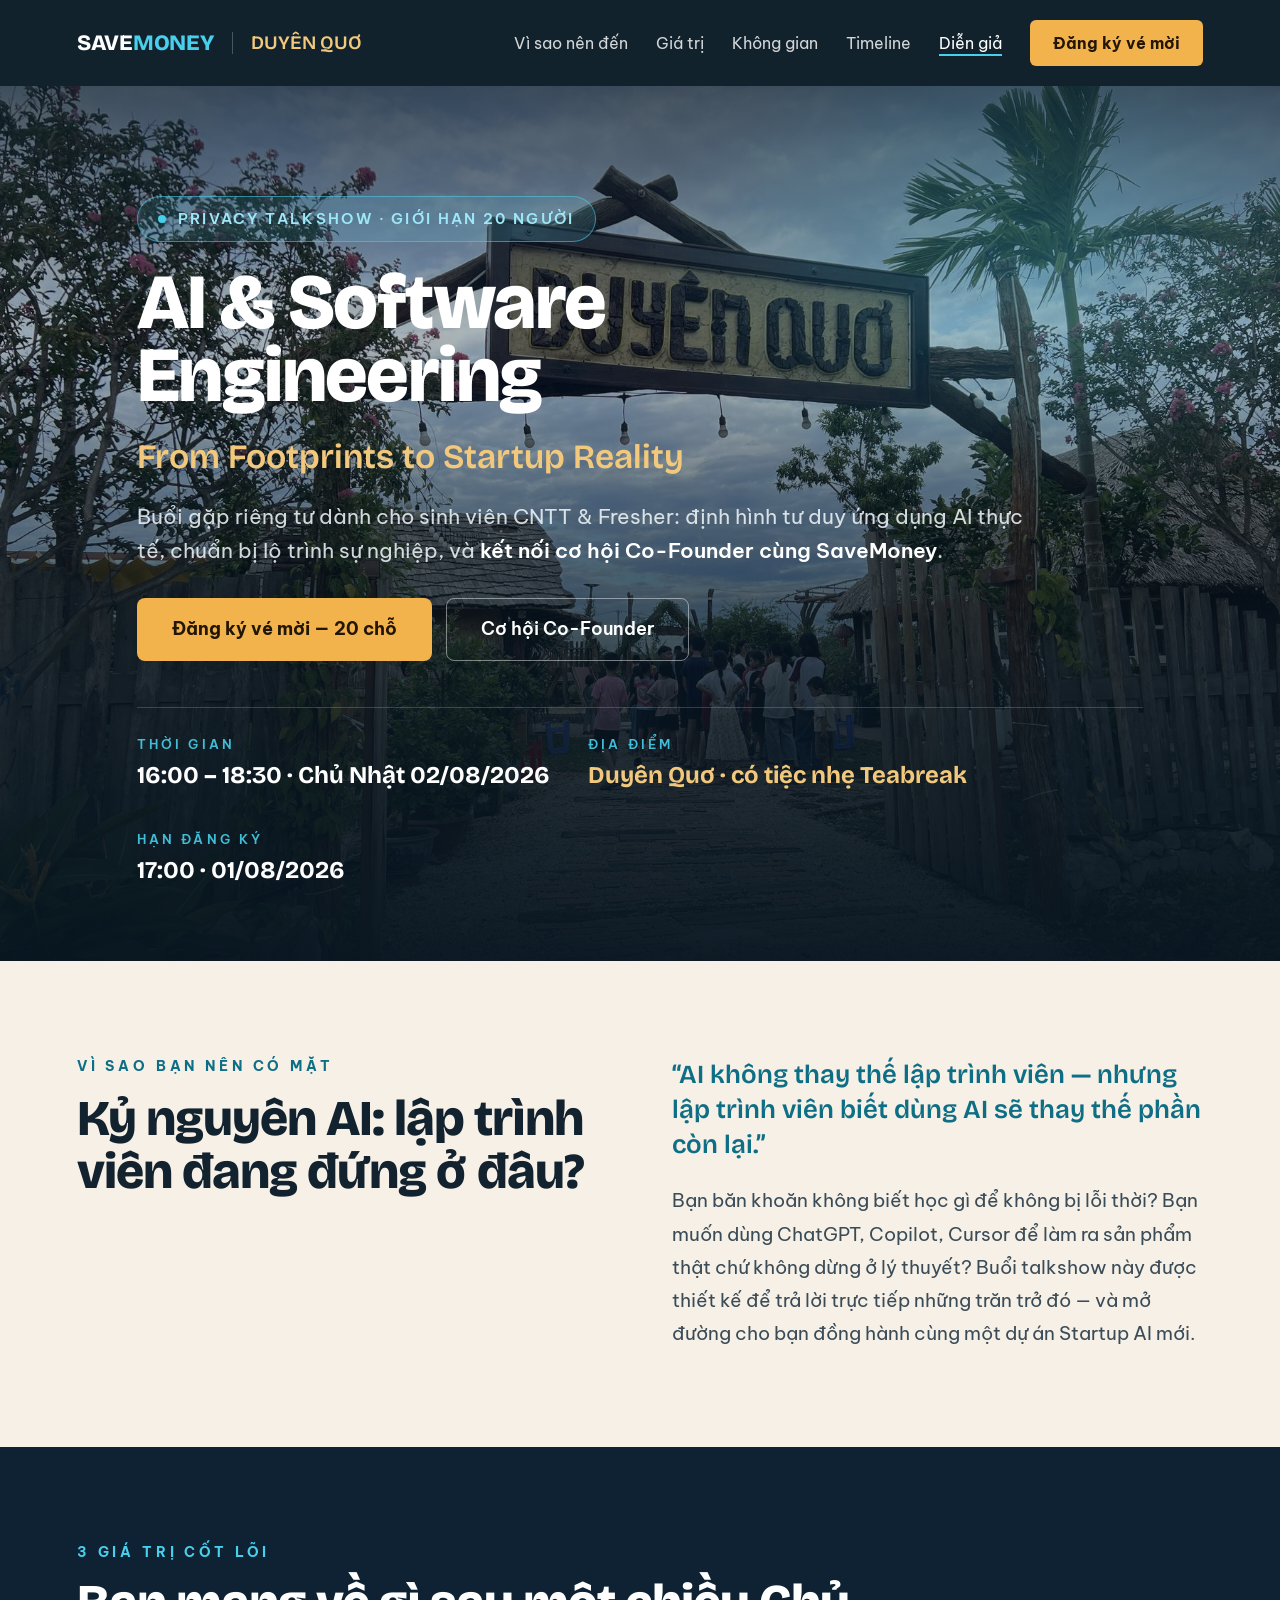
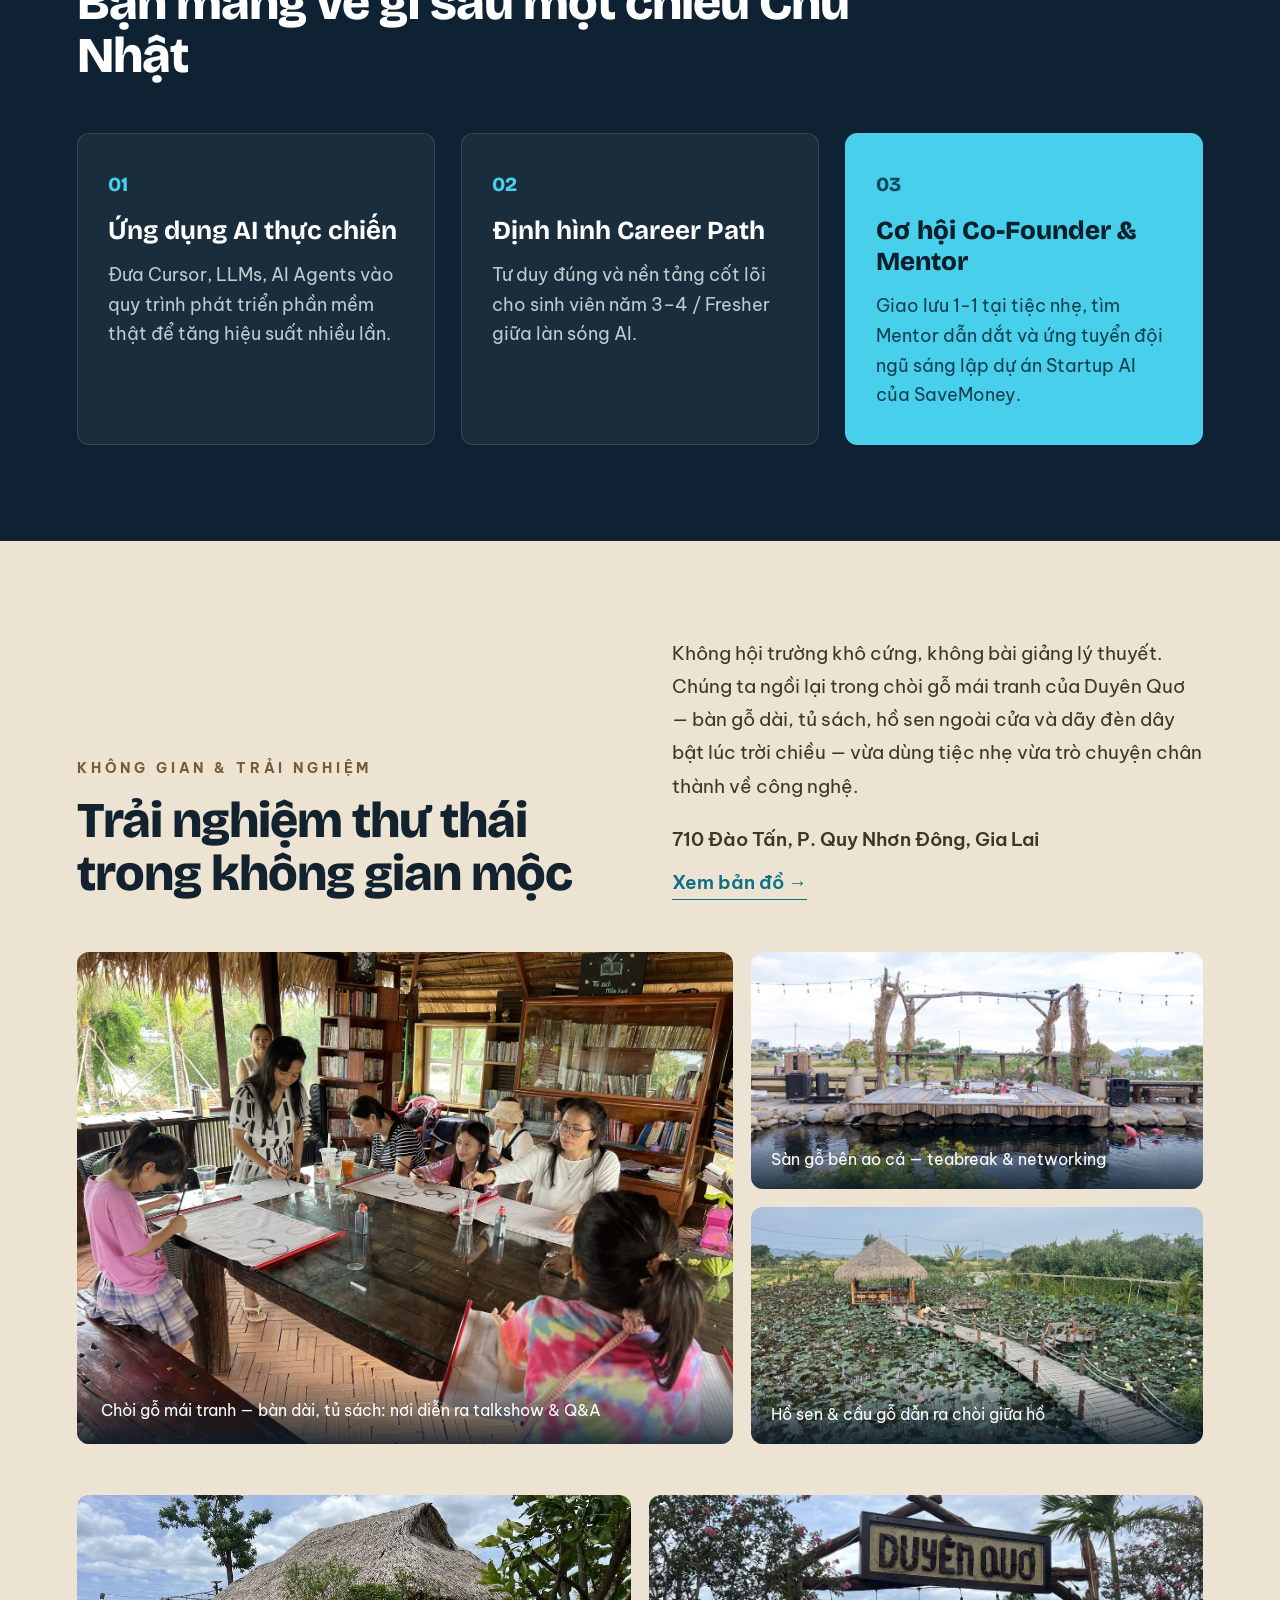
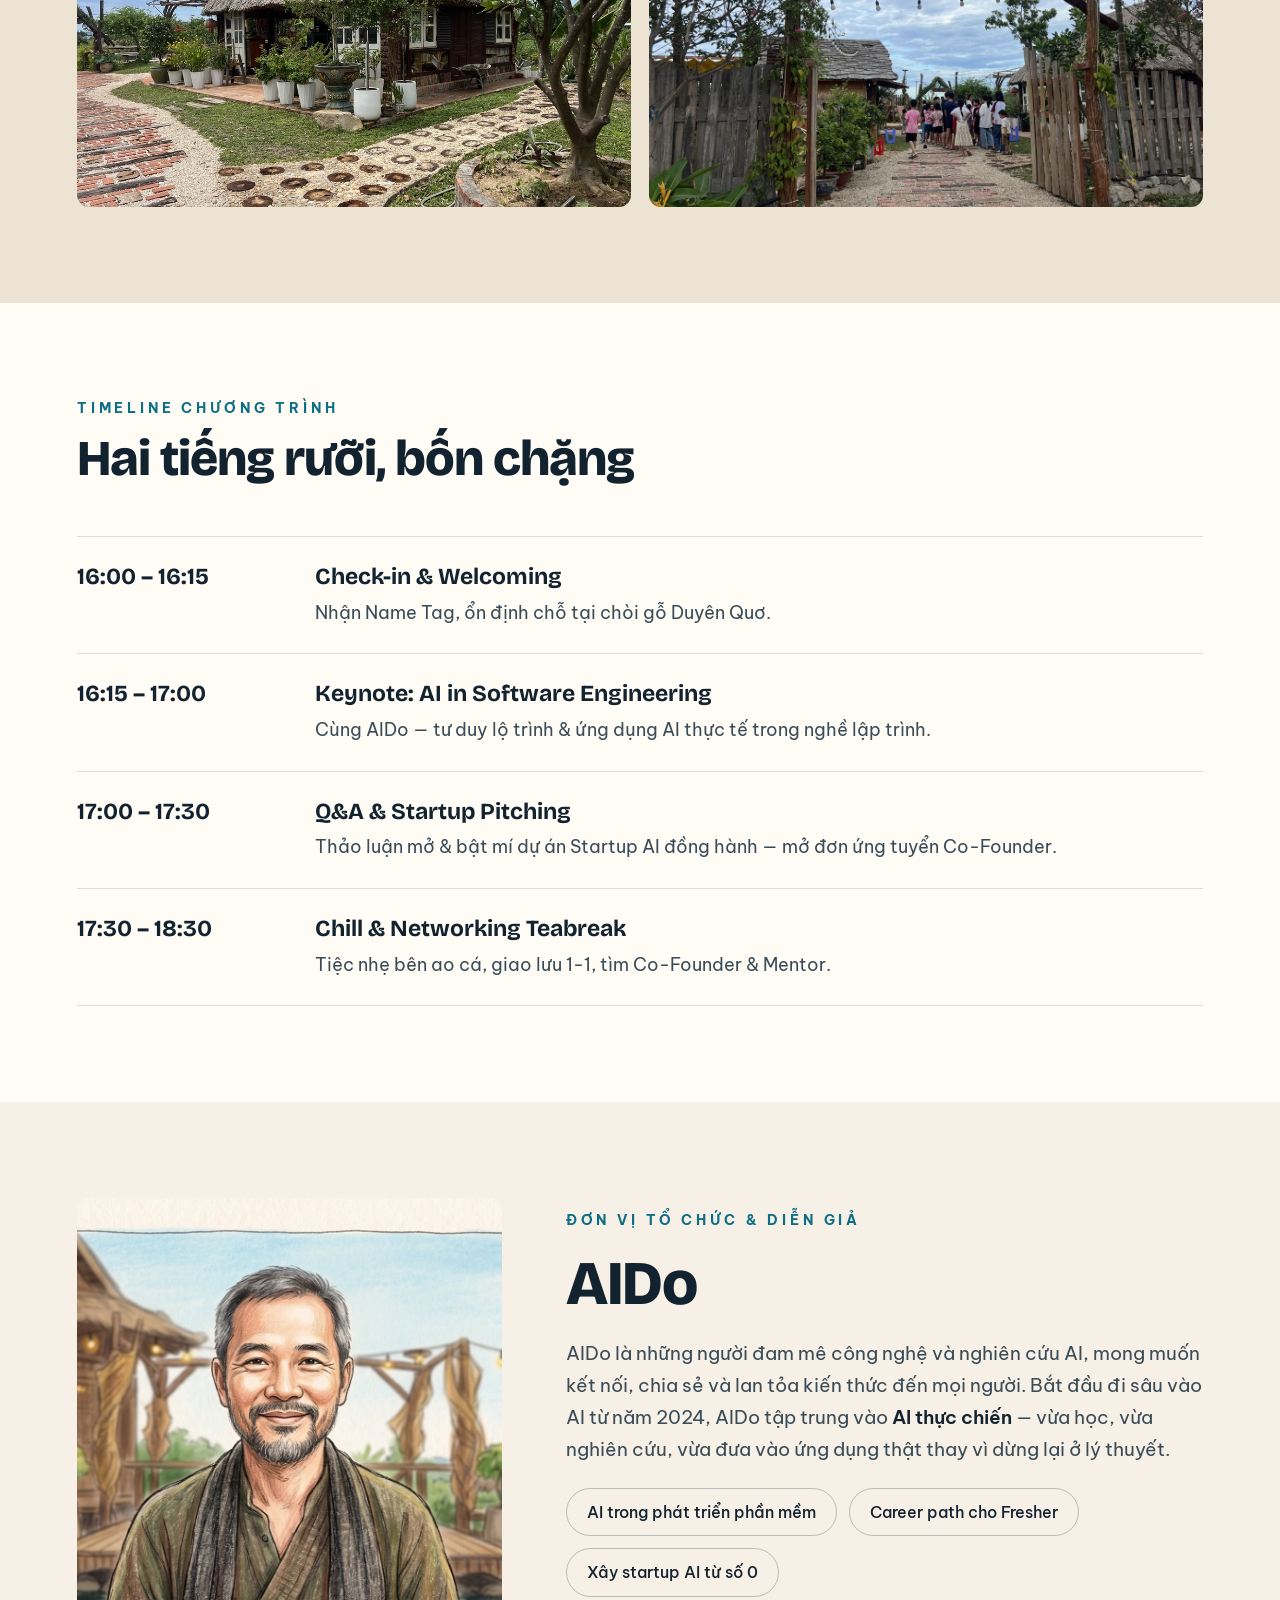
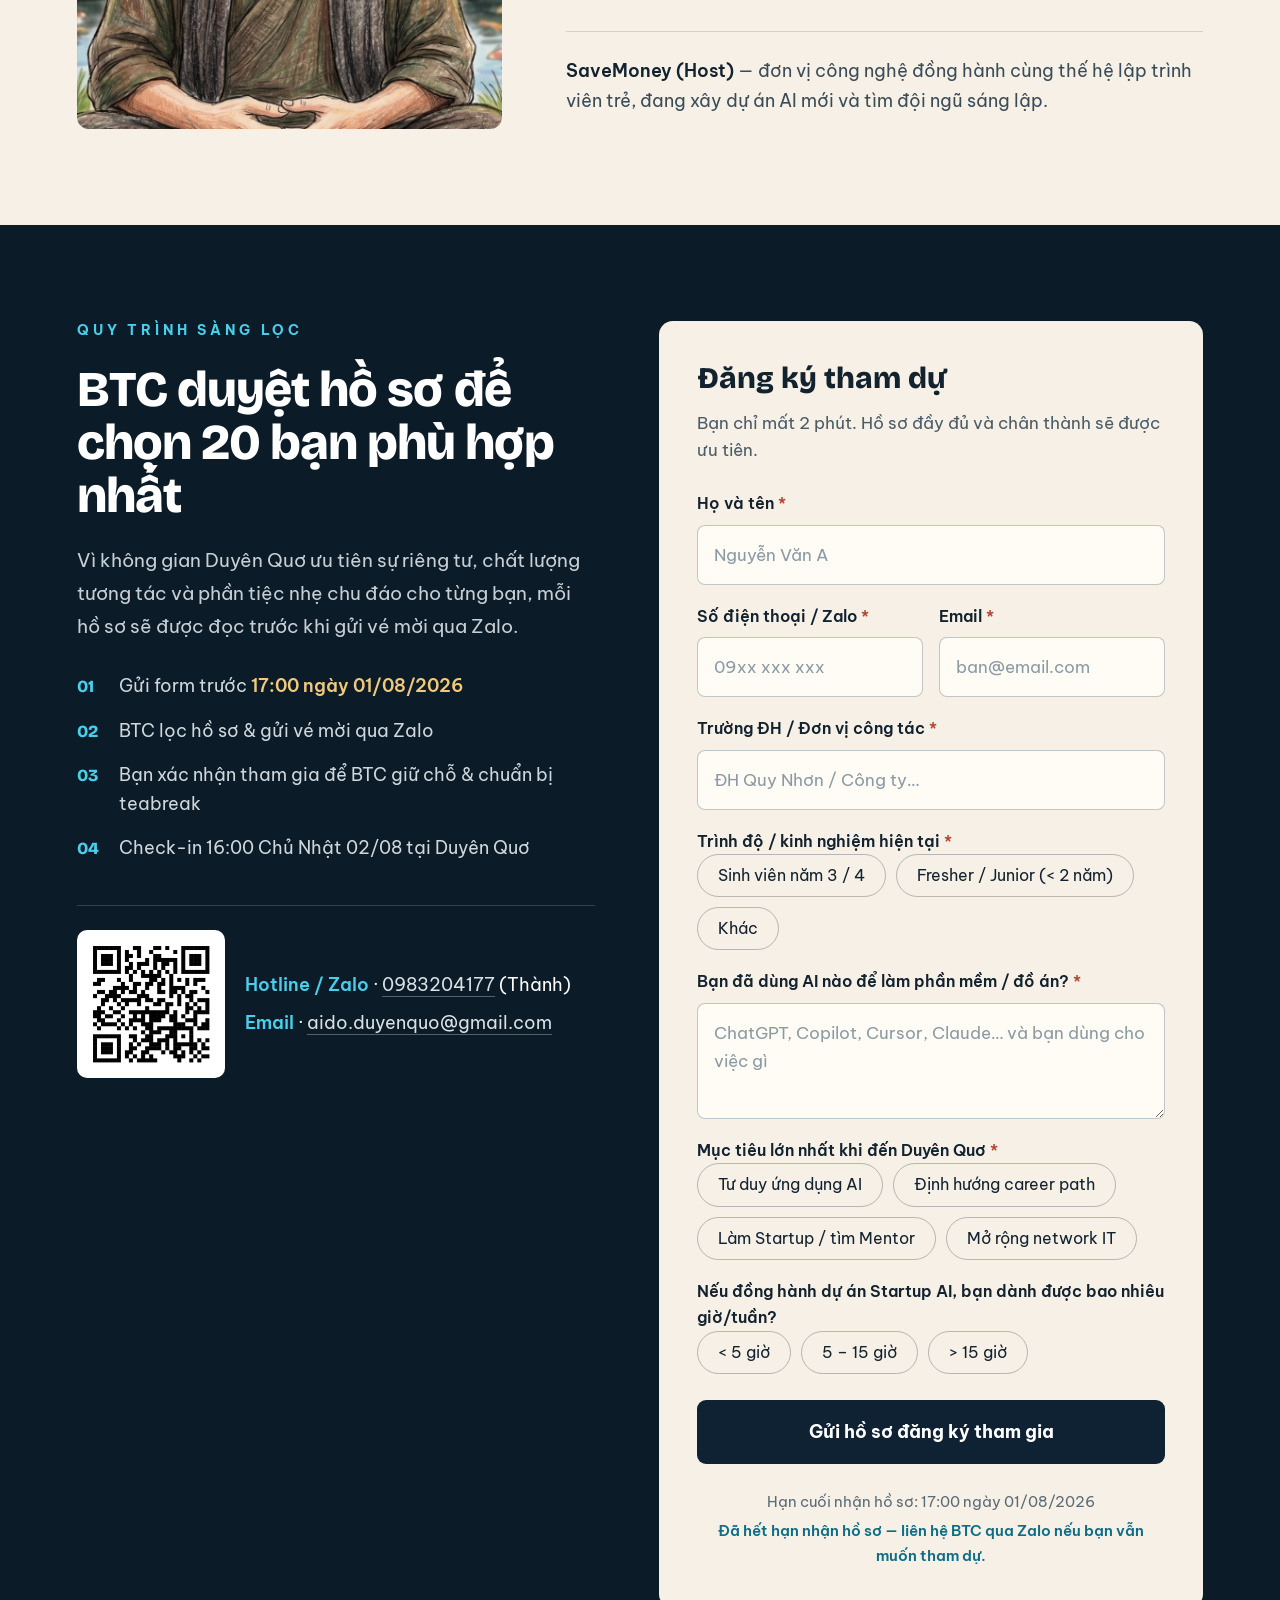
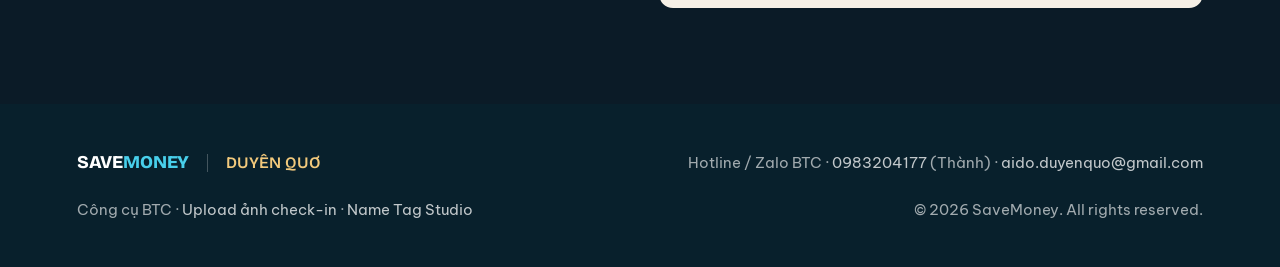
<file: index.html>
<!DOCTYPE html>
<html lang="vi">
<head>
<meta charset="utf-8">
<meta name="viewport" content="width=device-width, initial-scale=1">
<title>AI &amp; Software Engineering — From Footprints to Startup Reality | SaveMoney × Duyên Quơ</title>
<meta name="description" content="Privacy talkshow giới hạn 20 người dành cho sinh viên CNTT &amp; Fresher: ứng dụng AI thực chiến, định hình career path và cơ hội Co-Founder cùng SaveMoney. 16:00 Chủ Nhật 02/08/2026 tại Duyên Quơ, Gia Lai.">
<meta name="theme-color" content="#0B1B27">
<link rel="canonical" href="https://example.com/">

<meta property="og:type" content="website">
<meta property="og:locale" content="vi_VN">
<meta property="og:title" content="AI &amp; Software Engineering — From Footprints to Startup Reality">
<meta property="og:description" content="Privacy talkshow giới hạn 20 người cho sinh viên CNTT &amp; Fresher. 16:00 – 18:30, Chủ Nhật 02/08/2026 tại Duyên Quơ.">
<meta property="og:image" content="assets/img/og-cover.jpg">
<meta name="twitter:card" content="summary_large_image">

<link rel="icon" href="data:image/svg+xml,%3Csvg xmlns='http://www.w3.org/2000/svg' viewBox='0 0 64 64'%3E%3Crect width='64' height='64' rx='14' fill='%230B1B27'/%3E%3Ctext x='32' y='43' font-family='Georgia,serif' font-size='30' font-weight='700' fill='%2348CFEB' text-anchor='middle'%3EAI%3C/text%3E%3C/svg%3E">

<link rel="preconnect" href="https://fonts.googleapis.com">
<link rel="preconnect" href="https://fonts.gstatic.com" crossorigin>
<link href="https://fonts.googleapis.com/css2?family=Bricolage+Grotesque:opsz,wght@12..96,400;12..96,600;12..96,800&family=Be+Vietnam+Pro:wght@300;400;500;600;700&display=swap" rel="stylesheet">
<link rel="stylesheet" href="assets/css/styles.css">
<script>
// Arms the scroll-reveal styles before first paint. If main.js never runs
// (blocked, 404, parse error) the failsafe unhides everything a few seconds
// later so the page is never left blank.
document.documentElement.classList.add('js');
setTimeout(function () {
  if (!window.__landingReady) document.documentElement.classList.remove('js');
}, 4000);
</script>
</head>
<body>
<a class="skip-link" href="#main">Bỏ qua điều hướng, tới nội dung chính</a>

<header class="site-header" id="top">
  <div class="site-header__inner">
    <a class="brand" href="#top" aria-label="SaveMoney × Duyên Quơ — về đầu trang">
      <span class="brand__logo">SAVE<span class="brand__logo-accent">MONEY</span></span>
      <span class="brand__divider" aria-hidden="true"></span>
      <span class="brand__venue">DUYÊN QUƠ</span>
    </a>

    <button class="nav-toggle" type="button" aria-expanded="false" aria-controls="primary-nav">
      <span class="nav-toggle__bars" aria-hidden="true"><span></span><span></span><span></span></span>
      <span class="nav-toggle__label">Menu</span>
    </button>

    <nav class="site-nav" id="primary-nav" aria-label="Điều hướng chính">
      <a href="#why">Vì sao nên đến</a>
      <a href="#value">Giá trị</a>
      <a href="#venue">Không gian</a>
      <a href="#agenda">Timeline</a>
      <a href="#speaker">Diễn giả</a>
      <a class="btn btn--amber btn--sm" href="#register">Đăng ký vé mời</a>
    </nav>
  </div>
</header>

<main id="main">

  <!-- ───────────────────────── HERO ───────────────────────── -->
  <section class="hero" aria-labelledby="hero-title">
    <div class="hero__media" aria-hidden="true">
      <img src="assets/img/hero.jpg" alt="" width="1800" height="1350" fetchpriority="high" decoding="async">
      <span class="hero__scrim"></span>
      <span class="hero__glow"></span>
    </div>

    <div class="hero__body">
      <p class="eyebrow-pill">
        <span class="eyebrow-pill__dot" aria-hidden="true"></span>
        Privacy Talkshow · giới hạn 20 người
      </p>

      <h1 class="hero__title" id="hero-title">AI &amp; Software Engineering</h1>
      <p class="hero__subtitle">From Footprints to Startup Reality</p>

      <p class="hero__lede">Buổi gặp riêng tư dành cho sinh viên CNTT &amp; Fresher: định hình tư duy ứng dụng AI thực tế, chuẩn bị lộ trình sự nghiệp, và <strong>kết nối cơ hội Co-Founder cùng SaveMoney</strong>.</p>

      <div class="hero__actions">
        <a class="btn btn--amber btn--lg" href="#register">Đăng ký vé mời — 20 chỗ</a>
        <a class="btn btn--ghost btn--lg" href="#value">Cơ hội Co-Founder</a>
      </div>

      <dl class="hero__facts">
        <div class="fact">
          <dt class="fact__label">Thời gian</dt>
          <dd class="fact__value"><time datetime="2026-08-02T16:00+07:00">16:00 – 18:30 · Chủ Nhật 02/08/2026</time></dd>
        </div>
        <div class="fact">
          <dt class="fact__label">Địa điểm</dt>
          <dd class="fact__value fact__value--gold">Duyên Quơ · có tiệc nhẹ Teabreak</dd>
        </div>
        <div class="fact">
          <dt class="fact__label">Hạn đăng ký</dt>
          <dd class="fact__value"><time datetime="2026-08-01T17:00+07:00">17:00 · 01/08/2026</time></dd>
        </div>
      </dl>
    </div>
  </section>

  <!-- ───────────────────────── WHY ───────────────────────── -->
  <section class="section section--sand" id="why" aria-labelledby="why-title" data-reveal>
    <div class="wrap split split--why">
      <div class="stack stack--sm">
        <p class="eyebrow eyebrow--teal">Vì sao bạn nên có mặt</p>
        <h2 class="h2" id="why-title">Kỷ nguyên AI: lập trình viên đang đứng ở đâu?</h2>
      </div>
      <div class="stack">
        <blockquote class="pull-quote">“AI không thay thế lập trình viên — nhưng lập trình viên biết dùng AI sẽ thay thế phần còn lại.”</blockquote>
        <p class="prose">Bạn băn khoăn không biết học gì để không bị lỗi thời? Bạn muốn dùng ChatGPT, Copilot, Cursor để làm ra sản phẩm thật chứ không dừng ở lý thuyết? Buổi talkshow này được thiết kế để trả lời trực tiếp những trăn trở đó — và mở đường cho bạn đồng hành cùng một dự án Startup AI mới.</p>
      </div>
    </div>
  </section>

  <!-- ───────────────────────── VALUE ───────────────────────── -->
  <section class="section section--navy" id="value" aria-labelledby="value-title" data-reveal>
    <div class="wrap stack stack--lg">
      <div class="stack stack--xs">
        <p class="eyebrow eyebrow--cyan">3 giá trị cốt lõi</p>
        <h2 class="h2 h2--narrow" id="value-title">Bạn mang về gì sau một chiều Chủ Nhật</h2>
      </div>

      <ul class="value-grid" role="list">
        <li class="value-card">
          <p class="value-card__num">01</p>
          <h3 class="value-card__title">Ứng dụng AI thực chiến</h3>
          <p class="value-card__text">Đưa Cursor, LLMs, AI Agents vào quy trình phát triển phần mềm thật để tăng hiệu suất nhiều lần.</p>
        </li>
        <li class="value-card">
          <p class="value-card__num">02</p>
          <h3 class="value-card__title">Định hình Career Path</h3>
          <p class="value-card__text">Tư duy đúng và nền tảng cốt lõi cho sinh viên năm 3–4 / Fresher giữa làn sóng AI.</p>
        </li>
        <li class="value-card value-card--featured">
          <p class="value-card__num">03</p>
          <h3 class="value-card__title">Cơ hội Co-Founder &amp; Mentor</h3>
          <p class="value-card__text">Giao lưu 1-1 tại tiệc nhẹ, tìm Mentor dẫn dắt và ứng tuyển đội ngũ sáng lập dự án Startup AI của SaveMoney.</p>
        </li>
      </ul>
    </div>
  </section>

  <!-- ───────────────────────── VENUE ───────────────────────── -->
  <section class="section section--clay" id="venue" aria-labelledby="venue-title" data-reveal>
    <div class="wrap stack stack--lg">
      <div class="split split--venue">
        <div class="stack stack--sm">
          <p class="eyebrow eyebrow--brown">Không gian &amp; trải nghiệm</p>
          <h2 class="h2" id="venue-title">Trải nghiệm thư thái trong không gian mộc</h2>
        </div>
        <div>
          <p class="prose prose--brown">Không hội trường khô cứng, không bài giảng lý thuyết. Chúng ta ngồi lại trong chòi gỗ mái tranh của Duyên Quơ — bàn gỗ dài, tủ sách, hồ sen ngoài cửa và dãy đèn dây bật lúc trời chiều — vừa dùng tiệc nhẹ vừa trò chuyện chân thành về công nghệ.</p>
          <p class="prose prose--brown venue__address">
            <strong>710 Đào Tấn, P. Quy Nhơn Đông, Gia Lai</strong>
            <a class="link-arrow" href="https://www.google.com/maps/search/?api=1&amp;query=710%20%C4%90%C3%A0o%20T%E1%BA%A5n%2C%20Quy%20Nh%C6%A1n" target="_blank" rel="noopener">Xem bản đồ<span aria-hidden="true"> →</span></a>
          </p>
        </div>
      </div>

      <div class="gallery">
        <figure class="shot shot--hero">
          <img src="assets/img/venue-hall.jpg" alt="Chòi gỗ mái tranh của Duyên Quơ với bàn dài và tủ sách" loading="lazy" decoding="async" width="1500" height="1125">
          <figcaption>Chòi gỗ mái tranh — bàn dài, tủ sách: nơi diễn ra talkshow &amp; Q&amp;A</figcaption>
        </figure>

        <div class="gallery__stack">
          <figure class="shot">
            <img src="assets/img/venue-deck.jpg" alt="Sàn gỗ bên ao cá dùng cho phần teabreak và networking" loading="lazy" decoding="async" width="1100" height="772">
            <figcaption>Sàn gỗ bên ao cá — teabreak &amp; networking</figcaption>
          </figure>
          <figure class="shot">
            <img src="assets/img/venue-lotus.jpg" alt="Hồ sen và cầu gỗ dẫn ra chòi giữa hồ" loading="lazy" decoding="async" width="1100" height="825">
            <figcaption>Hồ sen &amp; cầu gỗ dẫn ra chòi giữa hồ</figcaption>
          </figure>
        </div>
      </div>

      <div class="gallery gallery--pair">
        <figure class="shot shot--bare">
          <img src="assets/img/venue-detail.jpg" alt="Góc bài trí mộc mạc trong khuôn viên Duyên Quơ" loading="lazy" decoding="async" width="1024" height="768">
        </figure>
        <figure class="shot shot--bare">
          <img src="assets/img/venue-evening.jpg" alt="Khuôn viên Duyên Quơ lúc chiều muộn" loading="lazy" decoding="async" width="1200" height="900">
        </figure>
      </div>
    </div>
  </section>

  <!-- ───────────────────────── AGENDA ───────────────────────── -->
  <section class="section section--cream" id="agenda" aria-labelledby="agenda-title" data-reveal>
    <div class="wrap stack stack--lg">
      <div class="stack stack--xs">
        <p class="eyebrow eyebrow--teal">Timeline chương trình</p>
        <h2 class="h2" id="agenda-title">Hai tiếng rưỡi, bốn chặng</h2>
      </div>

      <ol class="agenda" role="list">
        <li class="agenda__row">
          <p class="agenda__time"><time datetime="2026-08-02T16:00+07:00">16:00</time> – <time datetime="2026-08-02T16:15+07:00">16:15</time></p>
          <div class="agenda__detail">
            <h3 class="agenda__title">Check-in &amp; Welcoming</h3>
            <p class="agenda__text">Nhận Name Tag, ổn định chỗ tại chòi gỗ Duyên Quơ.</p>
          </div>
        </li>
        <li class="agenda__row">
          <p class="agenda__time"><time datetime="2026-08-02T16:15+07:00">16:15</time> – <time datetime="2026-08-02T17:00+07:00">17:00</time></p>
          <div class="agenda__detail">
            <h3 class="agenda__title">Keynote: AI in Software Engineering</h3>
            <p class="agenda__text">Cùng AIDo — tư duy lộ trình &amp; ứng dụng AI thực tế trong nghề lập trình.</p>
          </div>
        </li>
        <li class="agenda__row">
          <p class="agenda__time"><time datetime="2026-08-02T17:00+07:00">17:00</time> – <time datetime="2026-08-02T17:30+07:00">17:30</time></p>
          <div class="agenda__detail">
            <h3 class="agenda__title">Q&amp;A &amp; Startup Pitching</h3>
            <p class="agenda__text">Thảo luận mở &amp; bật mí dự án Startup AI đồng hành — mở đơn ứng tuyển Co-Founder.</p>
          </div>
        </li>
        <li class="agenda__row">
          <p class="agenda__time"><time datetime="2026-08-02T17:30+07:00">17:30</time> – <time datetime="2026-08-02T18:30+07:00">18:30</time></p>
          <div class="agenda__detail">
            <h3 class="agenda__title">Chill &amp; Networking Teabreak</h3>
            <p class="agenda__text">Tiệc nhẹ bên ao cá, giao lưu 1-1, tìm Co-Founder &amp; Mentor.</p>
          </div>
        </li>
      </ol>
    </div>
  </section>

  <!-- ───────────────────────── SPEAKER ───────────────────────── -->
  <section class="section section--sand" id="speaker" aria-labelledby="speaker-title" data-reveal>
    <div class="wrap split split--speaker">
      <figure class="portrait">
        <img src="assets/img/speaker-aido.jpg" alt="Chân dung minh họa diễn giả AIDo" loading="lazy" decoding="async" width="900" height="1125">
        <figcaption class="portrait__fallback" aria-hidden="true">Ảnh diễn giả AIDo<br>(tỷ lệ 4:5)</figcaption>
      </figure>

      <div class="stack">
        <p class="eyebrow eyebrow--teal">Đơn vị tổ chức &amp; diễn giả</p>
        <h2 class="h2 h2--display" id="speaker-title">AIDo</h2>
        <p class="prose prose--tight">AIDo là những người đam mê công nghệ và nghiên cứu AI, mong muốn kết nối, chia sẻ và lan tỏa kiến thức đến mọi người. Bắt đầu đi sâu vào AI từ năm 2024, AIDo tập trung vào <strong style="font-weight:600; color:var(--ink)">AI thực chiến</strong> — vừa học, vừa nghiên cứu, vừa đưa vào ứng dụng thật thay vì dừng lại ở lý thuyết.</p>

        <ul class="tag-row" role="list">
          <li class="tag">AI trong phát triển phần mềm</li>
          <li class="tag">Career path cho Fresher</li>
          <li class="tag">Xây startup AI từ số 0</li>
        </ul>

        <p class="host-note"><strong>SaveMoney (Host)</strong> — đơn vị công nghệ đồng hành cùng thế hệ lập trình viên trẻ, đang xây dự án AI mới và tìm đội ngũ sáng lập.</p>
      </div>
    </div>
  </section>

  <!-- ───────────────────────── REGISTER ───────────────────────── -->
  <section class="section section--navy-deep" id="register" aria-labelledby="register-title">
    <div class="wrap split split--register">

      <div class="stack">
        <p class="eyebrow eyebrow--cyan">Quy trình sàng lọc</p>
        <h2 class="h2" id="register-title">BTC duyệt hồ sơ để chọn 20 bạn phù hợp nhất</h2>
        <p class="prose prose--onDark prose--narrow">Vì không gian Duyên Quơ ưu tiên sự riêng tư, chất lượng tương tác và phần tiệc nhẹ chu đáo cho từng bạn, mỗi hồ sơ sẽ được đọc trước khi gửi vé mời qua Zalo.</p>

        <ol class="steps" role="list">
          <li class="step"><span class="step__num">01</span><span class="step__text">Gửi form trước <strong>17:00 ngày 01/08/2026</strong></span></li>
          <li class="step"><span class="step__num">02</span><span class="step__text">BTC lọc hồ sơ &amp; gửi vé mời qua Zalo</span></li>
          <li class="step"><span class="step__num">03</span><span class="step__text">Bạn xác nhận tham gia để BTC giữ chỗ &amp; chuẩn bị teabreak</span></li>
          <li class="step"><span class="step__num">04</span><span class="step__text">Check-in 16:00 Chủ Nhật 02/08 tại Duyên Quơ</span></li>
        </ol>

        <div class="contact-strip">
          <a class="qr" href="https://docs.google.com/forms/d/e/1FAIpQLSdHVsGJ0miKYTVIToJFNgU6KGHjq-3eRG4K5vEpI4xUClirQQ/viewform" target="_blank" rel="noopener" aria-label="Mở form đăng ký (cũng quét được bằng mã QR)">
            <img src="assets/img/qr-form.png" alt="Mã QR dẫn tới form đăng ký" loading="lazy" decoding="async" width="440" height="440">
            <span class="qr__fallback" aria-hidden="true">Đặt QR Code form</span>
          </a>
          <div class="contact-strip__lines">
            <p><span class="contact-strip__key">Hotline / Zalo</span> · <a href="tel:+84983204177">0983204177</a> (Thành)</p>
            <p><span class="contact-strip__key">Email</span> · <a href="mailto:aido.duyenquo@gmail.com">aido.duyenquo@gmail.com</a></p>
          </div>
        </div>
      </div>

      <!-- Wired to the BTC's Google Form. Each control carries the entry.NNN id it
           maps to; main.js posts them to /formResponse. Every pill's `value` must
           stay byte-identical to the option text in the Google Form or the answer
           is silently dropped. Clear data-endpoint to fall back to an email draft. -->
      <form class="reg-card" id="reg-form" novalidate
            data-endpoint="https://docs.google.com/forms/d/e/1FAIpQLSdHVsGJ0miKYTVIToJFNgU6KGHjq-3eRG4K5vEpI4xUClirQQ/formResponse"
            data-form-url="https://docs.google.com/forms/d/e/1FAIpQLSdHVsGJ0miKYTVIToJFNgU6KGHjq-3eRG4K5vEpI4xUClirQQ/viewform"
            data-fallback-email="aido.duyenquo@gmail.com">
        <div class="stack stack--xs">
          <h3 class="reg-card__title">Đăng ký tham dự</h3>
          <p class="reg-card__sub">Bạn chỉ mất 2 phút. Hồ sơ đầy đủ và chân thành sẽ được ưu tiên.</p>
        </div>

        <div class="reg-card__fields">
          <div class="field">
            <label class="field__label" for="fullname">Họ và tên <span class="req" aria-hidden="true">*</span></label>
            <input class="field__input" type="text" id="fullname" name="fullname" data-entry="entry.1091294493" placeholder="Nguyễn Văn A" autocomplete="name" required>
            <p class="field__error" id="fullname-error" hidden></p>
          </div>

          <div class="field-row">
            <div class="field">
              <label class="field__label" for="phone">Số điện thoại / Zalo <span class="req" aria-hidden="true">*</span></label>
              <input class="field__input" type="tel" id="phone" name="phone" data-entry="entry.1171956585" placeholder="09xx xxx xxx" autocomplete="tel" inputmode="tel" required>
              <p class="field__error" id="phone-error" hidden></p>
            </div>
            <div class="field">
              <label class="field__label" for="email">Email <span class="req" aria-hidden="true">*</span></label>
              <input class="field__input" type="email" id="email" name="email" data-entry="entry.468909717" placeholder="ban@email.com" autocomplete="email" required>
              <p class="field__error" id="email-error" hidden></p>
            </div>
          </div>

          <div class="field">
            <label class="field__label" for="org">Trường ĐH / Đơn vị công tác <span class="req" aria-hidden="true">*</span></label>
            <input class="field__input" type="text" id="org" name="org" data-entry="entry.1530473906" placeholder="ĐH Quy Nhơn / Công ty…" autocomplete="organization" required>
            <p class="field__error" id="org-error" hidden></p>
          </div>

          <fieldset class="field field--group">
            <legend class="field__label">Trình độ / kinh nghiệm hiện tại <span class="req" aria-hidden="true">*</span></legend>
            <div class="pills" data-entry="entry.1168402147">
              <label class="pill"><input type="radio" name="level" value="Sinh viên Năm 3 / Năm 4" required><span>Sinh viên năm 3 / 4</span></label>
              <label class="pill"><input type="radio" name="level" value="Fresher / Junior Developer (&lt; 2 năm kinh nghiệm)"><span>Fresher / Junior (&lt; 2 năm)</span></label>
              <label class="pill"><input type="radio" name="level" value="__other_option__" data-other="level-other"><span>Khác</span></label>
            </div>
            <input class="field__input field__input--other" type="text" id="level-other" name="level-other" placeholder="Bạn đang ở giai đoạn nào?" hidden>
            <p class="field__error" id="level-error" hidden></p>
          </fieldset>

          <div class="field">
            <label class="field__label" for="aitools">Bạn đã dùng AI nào để làm phần mềm / đồ án? <span class="req" aria-hidden="true">*</span></label>
            <textarea class="field__input field__input--area" id="aitools" name="aitools" data-entry="entry.1369194237" rows="3" placeholder="ChatGPT, Copilot, Cursor, Claude… và bạn dùng cho việc gì" required></textarea>
            <p class="field__error" id="aitools-error" hidden></p>
          </div>

          <fieldset class="field field--group">
            <legend class="field__label">Mục tiêu lớn nhất khi đến Duyên Quơ <span class="req" aria-hidden="true">*</span></legend>
            <div class="pills" data-entry="entry.1430492862">
              <label class="pill"><input type="checkbox" name="goals" value="Học hỏi tư duy ứng dụng AI thực tế vào lập trình."><span>Tư duy ứng dụng AI</span></label>
              <label class="pill"><input type="checkbox" name="goals" value="Định hướng lại lộ trình phát triển sự nghiệp (Career path) trong kỷ nguyên AI."><span>Định hướng career path</span></label>
              <label class="pill"><input type="checkbox" name="goals" value="Tìm kiếm cơ hội làm Startup / Tìm Mentor dẫn dắt dự án mới."><span>Làm Startup / tìm Mentor</span></label>
              <label class="pill"><input type="checkbox" name="goals" value="Giao lưu, mở rộng mạng lưới bạn bè trong ngành IT."><span>Mở rộng network IT</span></label>
            </div>
            <p class="field__error" id="goals-error" hidden></p>
          </fieldset>

          <fieldset class="field field--group">
            <legend class="field__label">Nếu đồng hành dự án Startup AI, bạn dành được bao nhiêu giờ/tuần?</legend>
            <div class="pills" data-entry="entry.1280455990">
              <label class="pill"><input type="radio" name="commitment" value="&lt; 5 giờ/tuần (Chỉ giao lưu, học hỏi)"><span>&lt; 5 giờ</span></label>
              <label class="pill"><input type="radio" name="commitment" value="5 - 15 giờ/tuần (Tham gia Part-time dự án)"><span>5 – 15 giờ</span></label>
              <label class="pill"><input type="radio" name="commitment" value="&gt; 15 giờ/tuần (Sẵn sàng chiến hết mình nếu hợp định hướng)"><span>&gt; 15 giờ</span></label>
            </div>
          </fieldset>
        </div>

        <!-- anti-spam honeypot: hidden from humans, tempting to bots -->
        <div class="hp" aria-hidden="true"><label>Website<input type="text" name="website" tabindex="-1" autocomplete="off"></label></div>

        <button class="btn btn--ink btn--block" type="submit">Gửi hồ sơ đăng ký tham gia</button>

        <p class="reg-card__status" id="reg-status" role="status" aria-live="polite"></p>
        <p class="reg-card__deadline">Hạn cuối nhận hồ sơ: 17:00 ngày 01/08/2026<span class="countdown" id="countdown" hidden></span></p>
      </form>
    </div>
  </section>
</main>

<footer class="site-footer">
  <div class="wrap site-footer__inner">
    <div class="brand brand--footer">
      <span class="brand__logo">SAVE<span class="brand__logo-accent">MONEY</span></span>
      <span class="brand__divider" aria-hidden="true"></span>
      <span class="brand__venue">DUYÊN QUƠ</span>
    </div>
    <p>Hotline / Zalo BTC · <a href="tel:+84983204177">0983204177</a> (Thành) · <a href="mailto:aido.duyenquo@gmail.com">aido.duyenquo@gmail.com</a></p>
    <p>Công cụ BTC · <a href="checkin.html">Upload ảnh check-in</a> · <a href="nametag.html">Name Tag Studio</a></p>
    <p>© 2026 SaveMoney. All rights reserved.</p>
  </div>
</footer>

<script type="application/ld+json">
{
  "@context": "https://schema.org",
  "@type": "Event",
  "name": "AI & Software Engineering — From Footprints to Startup Reality",
  "description": "Privacy talkshow giới hạn 20 người dành cho sinh viên CNTT & Fresher: ứng dụng AI thực chiến, định hình career path và cơ hội Co-Founder cùng SaveMoney.",
  "startDate": "2026-08-02T16:00:00+07:00",
  "endDate": "2026-08-02T18:30:00+07:00",
  "eventStatus": "https://schema.org/EventScheduled",
  "eventAttendanceMode": "https://schema.org/OfflineEventAttendanceMode",
  "maximumAttendeeCapacity": 20,
  "inLanguage": "vi",
  "location": {
    "@type": "Place",
    "name": "Duyên Quơ",
    "address": {
      "@type": "PostalAddress",
      "streetAddress": "710 Đào Tấn",
      "addressLocality": "P. Quy Nhơn Đông",
      "addressRegion": "Gia Lai",
      "addressCountry": "VN"
    }
  },
  "organizer": { "@type": "Organization", "name": "SaveMoney" },
  "performer": { "@type": "Organization", "name": "AIDo" },
  "offers": {
    "@type": "Offer",
    "price": "0",
    "priceCurrency": "VND",
    "availability": "https://schema.org/LimitedAvailability",
    "validThrough": "2026-08-01T17:00:00+07:00",
    "url": "#register"
  }
}
</script>

<script src="assets/js/main.js" defer></script>
</body>
</html>
</file>
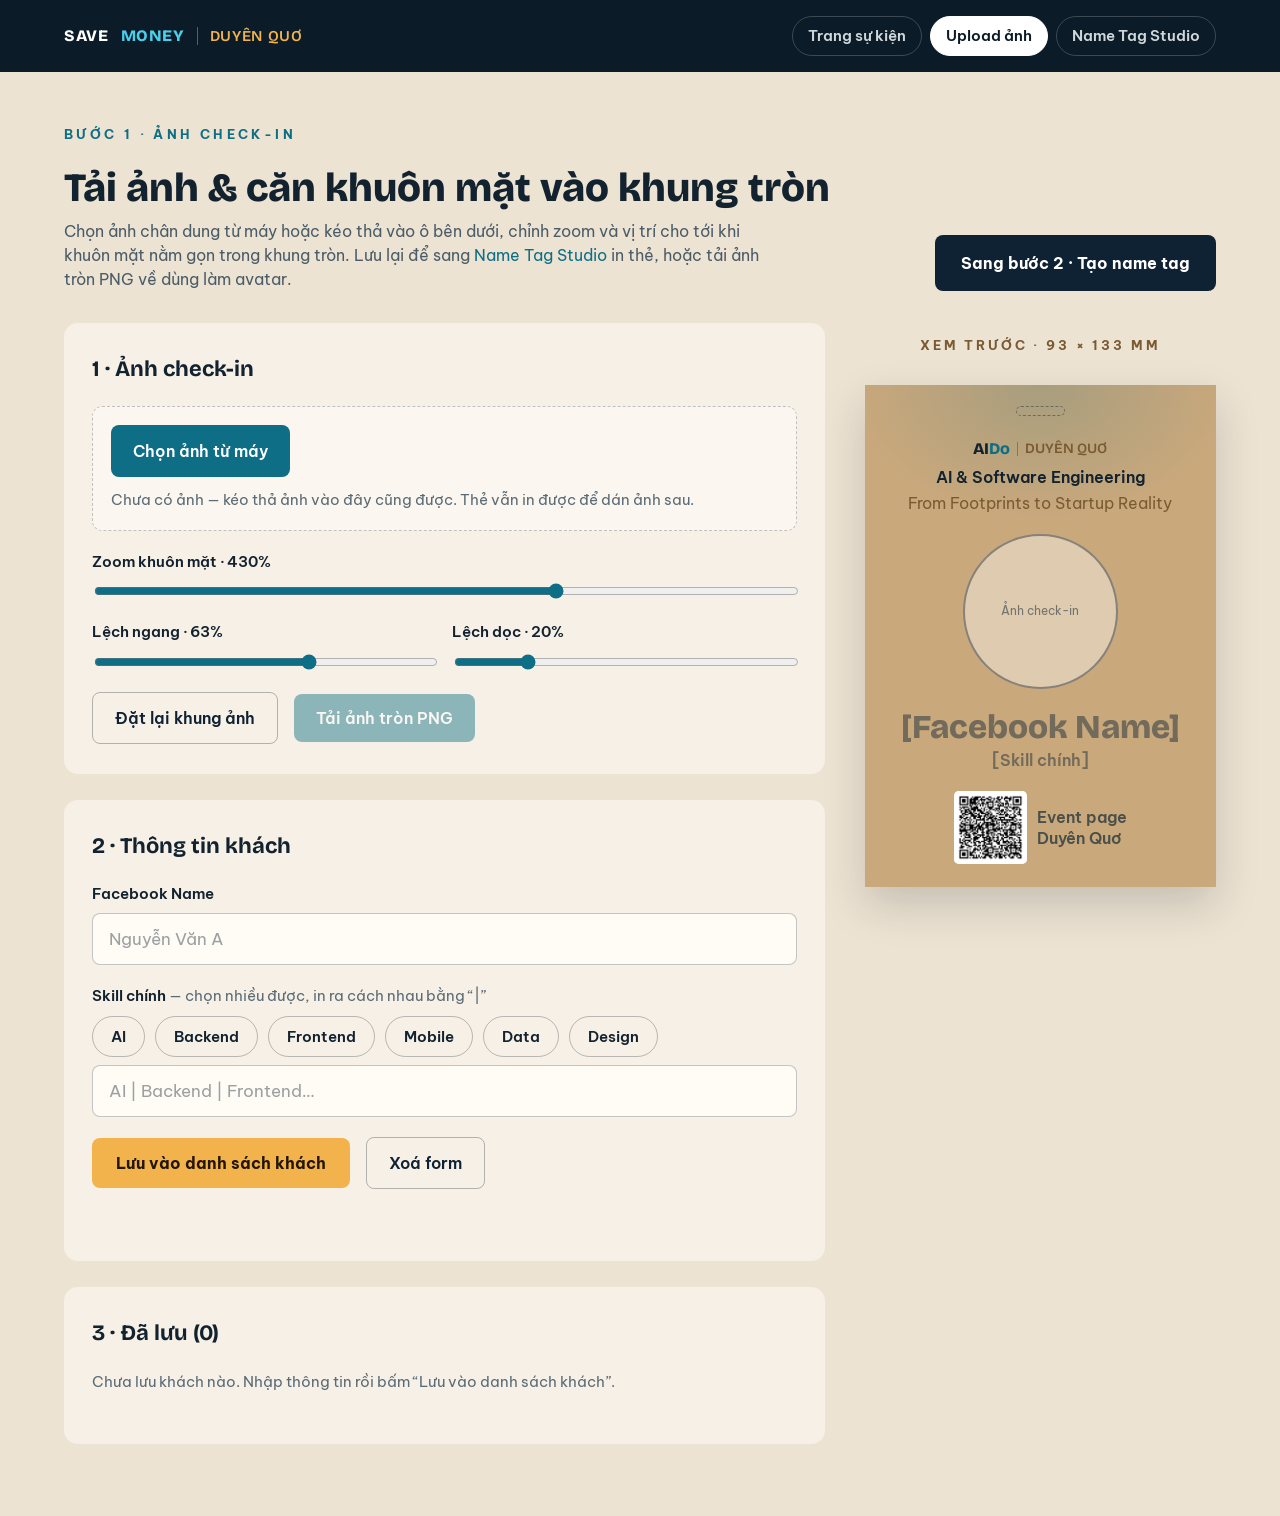
<file: checkin.html>
<!DOCTYPE html>
<html lang="vi">
<head>
<meta charset="utf-8">
<meta name="viewport" content="width=device-width, initial-scale=1">
<title>Upload ảnh check-in | AI &amp; Software Engineering — SaveMoney × Duyên Quơ</title>
<meta name="description" content="Tải ảnh check-in, căn khuôn mặt vào khung tròn và lưu thông tin khách mời cho buổi talkshow AI &amp; Software Engineering tại Duyên Quơ.">
<meta name="theme-color" content="#0B1B27">
<meta name="robots" content="noindex">

<link rel="icon" href="data:image/svg+xml,%3Csvg xmlns='http://www.w3.org/2000/svg' viewBox='0 0 64 64'%3E%3Crect width='64' height='64' rx='14' fill='%230B1B27'/%3E%3Ctext x='32' y='43' font-family='Georgia,serif' font-size='30' font-weight='700' fill='%2348CFEB' text-anchor='middle'%3EAI%3C/text%3E%3C/svg%3E">

<link rel="preconnect" href="https://fonts.googleapis.com">
<link rel="preconnect" href="https://fonts.gstatic.com" crossorigin>
<link href="https://fonts.googleapis.com/css2?family=Bricolage+Grotesque:opsz,wght@12..96,400;12..96,600;12..96,800&family=Be+Vietnam+Pro:wght@300;400;500;600;700&display=swap" rel="stylesheet">
<link rel="stylesheet" href="assets/css/studio.css">
</head>
<body>
<a class="skip-link" href="#main">Bỏ qua điều hướng, tới nội dung chính</a>

<header class="studio-bar no-print">
  <a class="studio-bar__brand" href="index.html">
    SAVE<span class="studio-bar__accent">MONEY</span>
    <span class="studio-bar__rule" aria-hidden="true"></span>
    <span class="studio-bar__venue">DUYÊN QUƠ</span>
  </a>
  <nav class="studio-bar__nav" aria-label="Công cụ sự kiện">
    <a href="index.html">Trang sự kiện</a>
    <a href="checkin.html" aria-current="page">Upload ảnh</a>
    <a href="nametag.html">Name Tag Studio</a>
  </nav>
</header>

<main class="page" id="main">

  <div class="page-head">
    <div class="page-head__text">
      <p class="eyebrow">Bước 1 · Ảnh check-in</p>
      <h1 class="page-title">Tải ảnh &amp; căn khuôn mặt vào khung tròn</h1>
      <p class="page-lede">Chọn ảnh chân dung từ máy hoặc kéo thả vào ô bên dưới, chỉnh zoom và vị trí cho tới khi khuôn mặt nằm gọn trong khung tròn. Lưu lại để sang <a href="nametag.html">Name Tag Studio</a> in thẻ, hoặc tải ảnh tròn PNG về dùng làm avatar.</p>
    </div>
    <div class="row">
      <a class="btn btn--ink" href="nametag.html">Sang bước 2 · Tạo name tag</a>
    </div>
  </div>

  <div class="workbench">
    <div class="workbench__controls">

      <!-- ── 1. Ảnh ─────────────────────────────────────── -->
      <section class="panel" aria-labelledby="p-photo">
        <h2 class="panel__title" id="p-photo">1 · Ảnh check-in</h2>

        <div class="dropzone" id="dropzone">
          <div class="row">
            <label class="file-btn">Chọn ảnh từ máy
              <input type="file" accept="image/*" id="photo-input">
            </label>
            <button class="btn btn--link" type="button" id="photo-clear" hidden>Gỡ ảnh</button>
          </div>
          <p class="note" id="photo-label">Chưa có ảnh — kéo thả ảnh vào đây cũng được. Thẻ vẫn in được để dán ảnh sau.</p>
        </div>

        <div class="field">
          <label class="field__label" for="zoom">Zoom khuôn mặt · <span id="zoom-label">430%</span></label>
          <input class="slider" type="range" id="zoom" min="100" max="600" step="10" value="430">
        </div>

        <div class="field-grid">
          <div class="field">
            <label class="field__label" for="posx">Lệch ngang · <span id="posx-label">63%</span></label>
            <input class="slider" type="range" id="posx" min="0" max="100" step="1" value="63">
          </div>
          <div class="field">
            <label class="field__label" for="posy">Lệch dọc · <span id="posy-label">20%</span></label>
            <input class="slider" type="range" id="posy" min="0" max="100" step="1" value="20">
          </div>
        </div>

        <div class="row">
          <button class="btn btn--ghost" type="button" id="photo-reset">Đặt lại khung ảnh</button>
          <button class="btn btn--teal" type="button" id="photo-download" disabled>Tải ảnh tròn PNG</button>
        </div>
      </section>

      <!-- ── 2. Thông tin ───────────────────────────────── -->
      <section class="panel" aria-labelledby="p-info">
        <h2 class="panel__title" id="p-info">2 · Thông tin khách</h2>

        <div class="field">
          <label class="field__label" for="name">Facebook Name</label>
          <input class="field__input" type="text" id="name" placeholder="Nguyễn Văn A" autocomplete="name" maxlength="40">
        </div>

        <div class="field">
          <span class="field__label" id="skill-label">Skill chính <span class="field__hint">— chọn nhiều được, in ra cách nhau bằng “|”</span></span>
          <div class="chips" id="skill-chips" role="group" aria-labelledby="skill-label"></div>
          <input class="field__input" type="text" id="skill" placeholder="AI | Backend | Frontend…" maxlength="60">
        </div>

        <div class="row">
          <button class="btn btn--amber" type="button" id="save-guest">Lưu vào danh sách khách</button>
          <button class="btn btn--ghost" type="button" id="reset-form">Xoá form</button>
        </div>
        <p class="status" id="status" role="status" aria-live="polite"></p>
      </section>

      <!-- ── 3. Danh sách ───────────────────────────────── -->
      <section class="panel" aria-labelledby="p-list">
        <div class="panel__head">
          <h2 class="panel__title" id="p-list">3 · Đã lưu (<span id="guest-count">0</span>)</h2>
          <button class="btn btn--link" type="button" id="clear-guests">Xoá hết</button>
        </div>
        <p class="panel__hint" id="list-hint"></p>
        <ul class="queue" id="guest-list"></ul>
      </section>
    </div>

    <div class="workbench__preview">
      <p class="preview-label">Xem trước · 93 × 133 mm</p>
      <div id="preview"></div>
    </div>
  </div>
</main>

<script src="assets/js/tag-card.js"></script>
<script src="assets/js/checkin.js"></script>
</body>
</html>
</file>
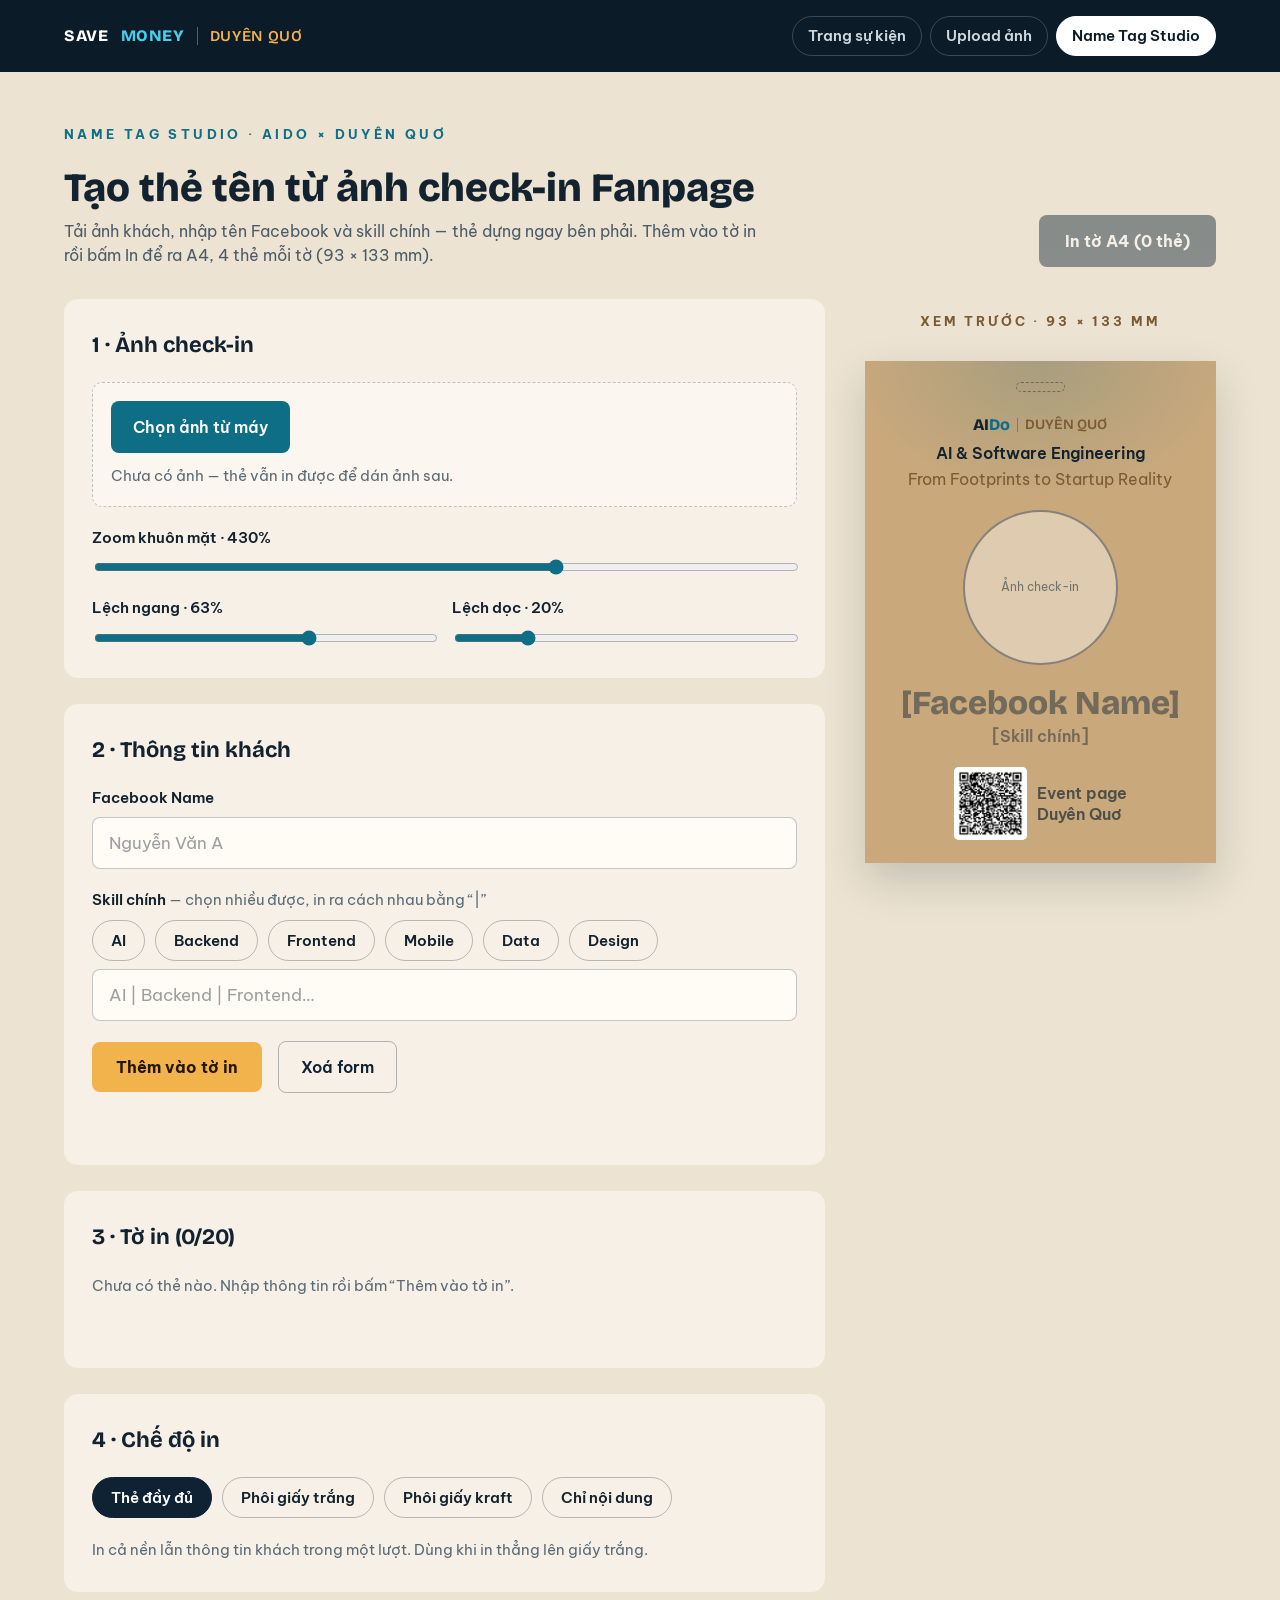
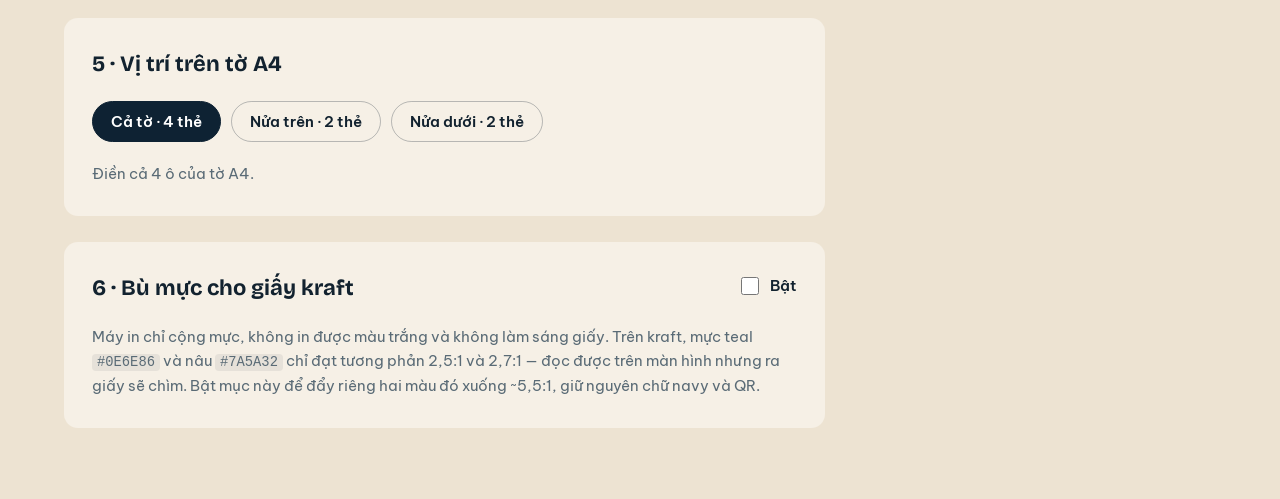
<file: nametag.html>
<!DOCTYPE html>
<html lang="vi">
<head>
<meta charset="utf-8">
<meta name="viewport" content="width=device-width, initial-scale=1">
<title>Name Tag Studio | AI &amp; Software Engineering — SaveMoney × Duyên Quơ</title>
<meta name="description" content="Tạo thẻ tên khách mời từ ảnh check-in Fanpage và in ra A4 — 4 thẻ mỗi tờ, 93 × 133 mm, cho talkshow AI &amp; Software Engineering tại Duyên Quơ.">
<meta name="theme-color" content="#0B1B27">
<meta name="robots" content="noindex">

<link rel="icon" href="data:image/svg+xml,%3Csvg xmlns='http://www.w3.org/2000/svg' viewBox='0 0 64 64'%3E%3Crect width='64' height='64' rx='14' fill='%230B1B27'/%3E%3Ctext x='32' y='43' font-family='Georgia,serif' font-size='30' font-weight='700' fill='%2348CFEB' text-anchor='middle'%3EAI%3C/text%3E%3C/svg%3E">

<link rel="preconnect" href="https://fonts.googleapis.com">
<link rel="preconnect" href="https://fonts.gstatic.com" crossorigin>
<link href="https://fonts.googleapis.com/css2?family=Bricolage+Grotesque:opsz,wght@12..96,400;12..96,600;12..96,800&family=Be+Vietnam+Pro:wght@300;400;500;600;700&display=swap" rel="stylesheet">
<link rel="stylesheet" href="assets/css/studio.css">
</head>
<body>
<a class="skip-link" href="#main">Bỏ qua điều hướng, tới nội dung chính</a>

<header class="studio-bar no-print">
  <a class="studio-bar__brand" href="index.html">
    SAVE<span class="studio-bar__accent">MONEY</span>
    <span class="studio-bar__rule" aria-hidden="true"></span>
    <span class="studio-bar__venue">DUYÊN QUƠ</span>
  </a>
  <nav class="studio-bar__nav" aria-label="Công cụ sự kiện">
    <a href="index.html">Trang sự kiện</a>
    <a href="checkin.html">Upload ảnh</a>
    <a href="nametag.html" aria-current="page">Name Tag Studio</a>
  </nav>
</header>

<main class="page" id="main">

  <div class="page-head no-print">
    <div class="page-head__text">
      <p class="eyebrow">Name Tag Studio · AIDo × Duyên Quơ</p>
      <h1 class="page-title">Tạo thẻ tên từ ảnh check-in Fanpage</h1>
      <p class="page-lede">Tải ảnh khách, nhập tên Facebook và skill chính — thẻ dựng ngay bên phải. Thêm vào tờ in rồi bấm In để ra A4, 4 thẻ mỗi tờ (93 × 133 mm).</p>
    </div>
    <div class="row">
      <!-- Label is rewritten by nametag.js to match the selected print mode. -->
      <button class="btn btn--ink" type="button" id="print-sheet" disabled>In tờ A4</button>
    </div>
  </div>

  <div class="workbench no-print">
    <div class="workbench__controls">

      <!-- ── 1. Ảnh ─────────────────────────────────────── -->
      <section class="panel" aria-labelledby="p-photo">
        <h2 class="panel__title" id="p-photo">1 · Ảnh check-in</h2>

        <div class="dropzone" id="dropzone">
          <div class="row">
            <label class="file-btn">Chọn ảnh từ máy
              <input type="file" accept="image/*" id="photo-input">
            </label>
            <button class="btn btn--link" type="button" id="photo-clear" hidden>Gỡ ảnh</button>
          </div>
          <p class="note" id="photo-label">Chưa có ảnh — thẻ vẫn in được để dán ảnh sau.</p>
        </div>

        <div class="field">
          <label class="field__label" for="zoom">Zoom khuôn mặt · <span id="zoom-label">430%</span></label>
          <input class="slider" type="range" id="zoom" min="100" max="600" step="10" value="430">
        </div>

        <div class="field-grid">
          <div class="field">
            <label class="field__label" for="posx">Lệch ngang · <span id="posx-label">63%</span></label>
            <input class="slider" type="range" id="posx" min="0" max="100" step="1" value="63">
          </div>
          <div class="field">
            <label class="field__label" for="posy">Lệch dọc · <span id="posy-label">20%</span></label>
            <input class="slider" type="range" id="posy" min="0" max="100" step="1" value="20">
          </div>
        </div>
      </section>

      <!-- ── 2. Thông tin ───────────────────────────────── -->
      <section class="panel" aria-labelledby="p-info">
        <h2 class="panel__title" id="p-info">2 · Thông tin khách</h2>

        <div class="field">
          <label class="field__label" for="name">Facebook Name</label>
          <input class="field__input" type="text" id="name" placeholder="Nguyễn Văn A" autocomplete="name" maxlength="40">
        </div>

        <div class="field">
          <span class="field__label" id="skill-label">Skill chính <span class="field__hint">— chọn nhiều được, in ra cách nhau bằng “|”</span></span>
          <div class="chips" id="skill-chips" role="group" aria-labelledby="skill-label"></div>
          <input class="field__input" type="text" id="skill" placeholder="AI | Backend | Frontend…" maxlength="60">
        </div>

        <div class="row">
          <button class="btn btn--amber" type="button" id="add-to-sheet">Thêm vào tờ in</button>
          <button class="btn btn--ghost" type="button" id="reset-form">Xoá form</button>
        </div>
        <p class="status" id="status" role="status" aria-live="polite"></p>
      </section>

      <!-- ── 3. Tờ in ───────────────────────────────────── -->
      <section class="panel" aria-labelledby="p-sheet">
        <div class="panel__head">
          <h2 class="panel__title" id="p-sheet">3 · Tờ in (<span id="sheet-count">0</span>/20)</h2>
          <button class="btn btn--link" type="button" id="clear-sheet" hidden>Xoá hết</button>
        </div>
        <p class="panel__hint" id="sheet-hint"></p>
        <div class="row">
          <button class="btn btn--teal" type="button" id="import-guests" hidden></button>
        </div>
        <ul class="queue" id="sheet-list"></ul>
      </section>

      <!-- ── 4. Chế độ in ───────────────────────────────── -->
      <section class="panel" aria-labelledby="p-mode">
        <h2 class="panel__title" id="p-mode">4 · Chế độ in</h2>
        <div class="chips" id="print-mode" role="group" aria-labelledby="p-mode">
          <button class="chip" type="button" data-mode="full" aria-pressed="true">Thẻ đầy đủ</button>
          <button class="chip" type="button" data-mode="template" aria-pressed="false">Phôi giấy trắng</button>
          <button class="chip" type="button" data-mode="kraft" aria-pressed="false">Phôi giấy kraft</button>
          <button class="chip" type="button" data-mode="content" aria-pressed="false">Chỉ nội dung</button>
        </div>
        <p class="panel__hint" id="mode-hint"></p>

        <div class="field" id="template-qty-field" hidden>
          <label class="field__label" for="template-qty">Số tờ phôi cần in (<span id="per-page">4</span> phôi / tờ)</label>
          <input class="field__input field__input--narrow" type="number" id="template-qty" min="1" max="25" step="1" value="5">
        </div>
      </section>

      <!-- ── 5. Vị trí trên tờ ──────────────────────────── -->
      <section class="panel" aria-labelledby="p-half">
        <h2 class="panel__title" id="p-half">5 · Vị trí trên tờ A4</h2>
        <div class="chips" id="sheet-half" role="group" aria-labelledby="p-half">
          <button class="chip" type="button" data-half="both" aria-pressed="true">Cả tờ · 4 thẻ</button>
          <button class="chip" type="button" data-half="top" aria-pressed="false">Nửa trên · 2 thẻ</button>
          <button class="chip" type="button" data-half="bottom" aria-pressed="false">Nửa dưới · 2 thẻ</button>
        </div>
        <p class="panel__hint" id="half-hint"></p>
      </section>

      <!-- ── 6. Bù mực giấy kraft ───────────────────────── -->
      <section class="panel" aria-labelledby="p-ink">
        <div class="panel__head">
          <h2 class="panel__title" id="p-ink">6 · Bù mực cho giấy kraft</h2>
          <label class="toggle">
            <input type="checkbox" id="kraft-ink">
            <span>Bật</span>
          </label>
        </div>
        <p class="panel__hint">
          Máy in chỉ cộng mực, không in được màu trắng và không làm sáng giấy. Trên kraft, mực teal
          <code>#0E6E86</code> và nâu <code>#7A5A32</code> chỉ đạt tương phản 2,5:1 và 2,7:1 — đọc được trên màn
          hình nhưng ra giấy sẽ chìm. Bật mục này để đẩy riêng hai màu đó xuống ~5,5:1, giữ nguyên chữ navy và QR.
        </p>

        <div id="kraft-ink-controls" hidden>
          <div class="field-grid">
            <div class="field">
              <label class="field__label" for="paper-colour">Màu giấy kraft <span class="field__hint">— chỉ để xem trước</span></label>
              <input class="field__colour" type="color" id="paper-colour" value="#C4A484">
            </div>
            <div class="field">
              <label class="field__label" for="photo-contrast">Tương phản ảnh · <span id="photo-contrast-label">100%</span></label>
              <input class="slider" type="range" id="photo-contrast" min="80" max="200" step="5" value="100">
            </div>
          </div>

          <div class="field">
            <span class="field__label" id="photo-treat-label">Xử lý ảnh chân dung</span>
            <div class="chips" id="photo-treat" role="group" aria-labelledby="photo-treat-label">
              <button class="chip" type="button" data-treat="none" aria-pressed="true">Giữ màu</button>
              <button class="chip" type="button" data-treat="punch" aria-pressed="false">Tăng tương phản</button>
              <button class="chip" type="button" data-treat="mono" aria-pressed="false">Đơn sắc</button>
            </div>
            <p class="note" id="treat-hint"></p>
          </div>
        </div>
      </section>
    </div>

    <div class="workbench__preview">
      <p class="preview-label">Xem trước · 93 × 133 mm</p>
      <div id="preview"></div>
    </div>
  </div>

  <!-- Only reaches paper. Filled by nametag.js, chunked 4 tags per A4. -->
  <div class="print-only" id="print-area" aria-hidden="true"></div>
</main>

<script src="assets/js/tag-card.js"></script>
<script src="assets/js/nametag.js"></script>
</body>
</html>
</file>
<file: assets/css/styles.css>
/* =========================================================================
   AI & Software Engineering — Event Landing
   SaveMoney × Duyên Quơ · 02/08/2026
   ========================================================================= */

/* ---------- Design tokens ---------- */
:root {
  /* Ink & surfaces */
  --ink:          #12222F;
  --navy:         #0B1B27;
  --navy-mid:     #0E2233;
  --navy-deep:    #08202C;
  --sand:         #F6F0E6;
  --clay:         #EDE3D2;
  --cream:        #FFFCF6;

  /* Accents */
  --cyan:         #48CFEB;
  --cyan-soft:    #9EE7F7;
  --cyan-deep:    #0E6E86;
  --cyan-dark:    #0B4A5C;
  --amber:        #F2B24C;
  --amber-ink:    #231605;
  --gold:         #F2C97C;
  --brown:        #7A5A32;

  /* Text */
  --text-muted:   #3A4C58;
  --text-clay:    #3F3628;
  --text-onDark:  rgba(240, 247, 250, 0.86);
  --text-onDark-2:rgba(240, 247, 250, 0.78);

  /* Lines */
  --line-dark:    rgba(255, 255, 255, 0.18);
  --line-light:   rgba(18, 34, 47, 0.14);
  --line-field:   rgba(18, 34, 47, 0.25);

  /* Type */
  --font-display: 'Bricolage Grotesque', 'Segoe UI', sans-serif;
  --font-body:    'Be Vietnam Pro', 'Segoe UI', sans-serif;

  /* Rhythm */
  --wrap:         1160px;
  --gutter:       6vw;
  --section-y:    clamp(64px, 9vw, 96px);
  --radius:       12px;
  --header-h:     78px;
}

/* ---------- Reset ---------- */
*, *::before, *::after { box-sizing: border-box; }

html {
  scroll-behavior: smooth;
  scroll-padding-top: calc(var(--header-h) + 16px);
  -webkit-text-size-adjust: 100%;
}

body {
  margin: 0;
  background: var(--sand);
  color: var(--ink);
  font-family: var(--font-body);
  font-size: clamp(1rem, 0.96rem + 0.2vw, 1.1875rem);
  line-height: 1.65;
  overflow-x: hidden;
  -webkit-font-smoothing: antialiased;
}

h1, h2, h3, p, dl, dd, figure, blockquote, fieldset, legend { margin: 0; }
ul, ol { margin: 0; padding: 0; list-style: none; }
fieldset { border: 0; padding: 0; min-width: 0; }
img { max-width: 100%; display: block; }

img.is-broken { display: none; }   /* set by JS when a photo slot is still empty */

a { color: var(--cyan-deep); text-decoration: none; }
a:hover { color: var(--navy); }

button, input, select, textarea { font: inherit; color: inherit; }

:where(a, button, input, textarea, [tabindex]):focus-visible {
  outline: 3px solid var(--cyan);
  outline-offset: 3px;
  border-radius: 4px;
}

.skip-link {
  position: absolute;
  left: -9999px;
  top: 0;
  z-index: 100;
  background: var(--amber);
  color: var(--amber-ink);
  font-weight: 700;
  padding: 14px 22px;
  border-radius: 0 0 8px 0;
}
.skip-link:focus { left: 0; }

/* ---------- Layout primitives ---------- */
.wrap {
  width: 100%;
  max-width: var(--wrap);
  margin-inline: auto;
}

.section {
  padding: var(--section-y) var(--gutter);
}
.section--sand       { background: var(--sand); }
.section--clay       { background: var(--clay); }
.section--cream      { background: var(--cream); }
.section--navy       { background: var(--navy-mid); color: #fff; }
.section--navy-deep  { background: var(--navy);     color: #fff; }

.stack        { display: flex; flex-direction: column; gap: 22px; }
.stack--xs    { gap: 14px; }
.stack--sm    { gap: 16px; }
.stack--lg    { gap: clamp(32px, 4vw, 52px); }

.split {
  display: grid;
  grid-template-columns: minmax(0, 1fr) minmax(0, 1fr);
  gap: clamp(32px, 5vw, 64px);
  align-items: start;
}
.split--venue    { align-items: end; }
.split--speaker  { grid-template-columns: minmax(0, 0.8fr) minmax(0, 1.2fr); align-items: center; }
.split--register { grid-template-columns: minmax(0, 1fr) minmax(0, 1.05fr); }

/* ---------- Typography ---------- */
.eyebrow {
  font-size: clamp(0.75rem, 0.7rem + 0.2vw, 0.875rem);
  letter-spacing: 0.28em;
  text-transform: uppercase;
  font-weight: 700;
  line-height: 1.4;
}
.eyebrow--teal  { color: var(--cyan-deep); }
.eyebrow--cyan  { color: var(--cyan); }
.eyebrow--brown { color: var(--brown); }

.h2 {
  font-family: var(--font-display);
  font-weight: 800;
  font-size: clamp(2rem, 1.35rem + 2.6vw, 3.125rem);
  line-height: 1.06;
  letter-spacing: -0.02em;
}
.h2--narrow  { max-width: 26ch; }
.h2--display { font-size: clamp(2.75rem, 1.6rem + 4.6vw, 3.875rem); line-height: 1; }

.prose {
  font-size: clamp(1.0625rem, 1rem + 0.3vw, 1.1875rem);
  line-height: 1.75;
  color: var(--text-muted);
}
.prose--brown   { color: var(--text-clay); }
.prose--onDark  { color: rgba(240, 247, 250, 0.82); }
.prose--narrow  { max-width: 52ch; }
.prose--tight   { max-width: 58ch; line-height: 1.7; }

.pull-quote {
  font-family: var(--font-display);
  font-weight: 600;
  font-size: clamp(1.375rem, 1rem + 1.5vw, 1.625rem);
  line-height: 1.35;
  color: var(--cyan-deep);
}

.link-arrow {
  display: inline-block;
  margin-top: 10px;
  font-weight: 600;
  color: var(--cyan-deep);
  border-bottom: 1px solid currentColor;
}
.link-arrow:hover { color: var(--navy); }

/* ---------- Buttons ---------- */
.btn {
  display: inline-flex;
  align-items: center;
  justify-content: center;
  gap: 10px;
  border: 1px solid transparent;
  border-radius: 8px;
  font-weight: 700;
  line-height: 1.25;
  text-align: center;
  cursor: pointer;
  transition: transform .18s ease, background-color .18s ease, box-shadow .18s ease, color .18s ease;
}
.btn:active { transform: translateY(1px); }

.btn--sm  { padding: 12px 22px; font-size: 1rem;    border-radius: 6px; }
.btn--lg  { padding: 19px 34px; font-size: 1.125rem; }
.btn--block { width: 100%; padding: 20px 28px; font-size: 1.125rem; border-radius: 9px; }

.btn--amber { background: var(--amber); color: var(--amber-ink); }
.btn--amber:hover { background: #FFC469; color: var(--amber-ink); box-shadow: 0 10px 28px -14px rgba(242, 178, 76, .9); }

.btn--ghost { border-color: rgba(255, 255, 255, 0.45); color: #fff; font-weight: 600; }
.btn--ghost:hover { background: rgba(255, 255, 255, 0.1); color: #fff; }

.btn--ink { background: var(--navy-mid); color: #fff; }
.btn--ink:hover { background: #143349; color: #fff; }
.btn--ink[disabled] { opacity: .6; cursor: progress; }

/* ---------- Header ---------- */
.site-header {
  position: sticky;
  top: 0;
  z-index: 40;
  background: rgba(11, 27, 39, 0.97);
  backdrop-filter: blur(8px);
  color: #fff;
}

.site-header__inner {
  display: flex;
  flex-wrap: wrap;
  align-items: center;
  justify-content: space-between;
  gap: 20px 32px;
  padding: 20px var(--gutter);
}

.brand {
  display: flex;
  align-items: center;
  gap: 18px;
  color: #fff;
}
.brand:hover { color: #fff; }
.brand__logo {
  font-family: var(--font-display);
  font-weight: 800;
  font-size: 1.375rem;
  letter-spacing: -0.01em;
}
.brand__logo-accent { color: var(--cyan); }
.brand__divider { width: 1px; height: 22px; background: rgba(255, 255, 255, 0.24); }
.brand__venue {
  font-family: var(--font-display);
  font-weight: 600;
  font-size: 1.1875rem;
  color: var(--gold);
}

.site-nav {
  display: flex;
  flex-wrap: wrap;
  align-items: center;
  gap: 16px 28px;
  font-size: 1rem;
  white-space: nowrap;
}
.site-nav a { color: rgba(255, 255, 255, 0.82); }
.site-nav a:hover { color: #fff; }
.site-nav a.btn--amber { color: var(--amber-ink); }
.site-nav a[aria-current="true"] { color: #fff; box-shadow: inset 0 -2px 0 var(--cyan); }

.nav-toggle {
  display: none;
  align-items: center;
  gap: 10px;
  background: none;
  border: 1px solid rgba(255, 255, 255, 0.3);
  border-radius: 8px;
  padding: 10px 16px;
  color: #fff;
  font-weight: 600;
  cursor: pointer;
}
.nav-toggle__bars { display: grid; gap: 4px; }
.nav-toggle__bars span {
  display: block;
  width: 18px;
  height: 2px;
  background: currentColor;
  transition: transform .2s ease, opacity .2s ease;
}
.nav-toggle[aria-expanded="true"] .nav-toggle__bars span:nth-child(1) { transform: translateY(6px) rotate(45deg); }
.nav-toggle[aria-expanded="true"] .nav-toggle__bars span:nth-child(2) { opacity: 0; }
.nav-toggle[aria-expanded="true"] .nav-toggle__bars span:nth-child(3) { transform: translateY(-6px) rotate(-45deg); }

/* ---------- Hero ---------- */
.hero {
  position: relative;
  min-height: min(680px, 100svh);
  display: flex;
  align-items: flex-end;
  background: var(--navy);
  color: #fff;
  overflow: hidden;
}

.hero__media { position: absolute; inset: 0; }
.hero__media img {
  width: 100%;
  height: 100%;
  object-fit: cover;
  object-position: center 45%;
}
.hero__scrim {
  position: absolute;
  inset: 0;
  background: linear-gradient(180deg,
    rgba(8, 22, 33, 0.72)  0%,
    rgba(8, 22, 33, 0.32) 28%,
    rgba(8, 22, 33, 0.82) 72%,
    rgba(8, 22, 33, 0.97) 100%);
}
.hero__glow {
  position: absolute;
  inset: 0;
  background: radial-gradient(46% 40% at 82% 20%, rgba(72, 207, 235, 0.26) 0%, rgba(72, 207, 235, 0) 72%);
}

.hero__body {
  position: relative;
  width: 100%;
  max-width: var(--wrap);
  margin-inline: auto;
  padding: clamp(72px, 9vw, 110px) var(--gutter) clamp(56px, 7vw, 76px);
  display: flex;
  flex-direction: column;
  gap: clamp(16px, 2vw, 24px);
}

.eyebrow-pill {
  display: inline-flex;
  align-self: flex-start;
  align-items: center;
  gap: 12px;
  border: 1px solid rgba(72, 207, 235, 0.55);
  background: rgba(72, 207, 235, 0.12);
  border-radius: 100px;
  padding: 10px 20px;
  font-size: clamp(0.8125rem, 0.75rem + 0.2vw, 0.9375rem);
  letter-spacing: 0.16em;
  text-transform: uppercase;
  font-weight: 600;
  color: var(--cyan-soft);
}
.eyebrow-pill__dot {
  width: 8px;
  height: 8px;
  border-radius: 50%;
  background: var(--cyan);
  flex: none;
}

.hero__title {
  font-family: var(--font-display);
  font-weight: 800;
  font-size: clamp(2.5rem, 1.1rem + 5.8vw, 4.875rem);
  line-height: 0.94;
  letter-spacing: -0.02em;
  max-width: 15ch;
}

.hero__subtitle {
  font-family: var(--font-display);
  font-weight: 600;
  font-size: clamp(1.375rem, 0.9rem + 1.9vw, 2.125rem);
  color: var(--gold);
  line-height: 1.15;
}

.hero__lede {
  font-size: clamp(1.0625rem, 0.98rem + 0.4vw, 1.3125rem);
  line-height: 1.65;
  color: var(--text-onDark);
  max-width: 64ch;
}
.hero__lede strong { color: #fff; font-weight: 600; }

.hero__actions {
  display: flex;
  flex-wrap: wrap;
  gap: 14px;
  margin-top: 6px;
}

.hero__facts {
  display: flex;
  flex-wrap: wrap;
  gap: clamp(20px, 3vw, 40px);
  margin-top: 22px;
  padding-top: 26px;
  border-top: 1px solid var(--line-dark);
}
.fact { display: flex; flex-direction: column; gap: 5px; }
.fact__label {
  font-size: 0.8125rem;
  letter-spacing: 0.24em;
  text-transform: uppercase;
  color: rgba(72, 207, 235, 0.9);
  font-weight: 600;
}
.fact__value {
  font-family: var(--font-display);
  font-weight: 700;
  font-size: clamp(1.125rem, 0.9rem + 0.9vw, 1.5rem);
  line-height: 1.25;
}
.fact__value--gold { color: var(--gold); }

/* ---------- Value cards ---------- */
.value-grid {
  display: grid;
  grid-template-columns: repeat(3, minmax(0, 1fr));
  gap: 26px;
}
.value-card {
  display: flex;
  flex-direction: column;
  gap: 14px;
  background: rgba(255, 255, 255, 0.05);
  border: 1px solid rgba(255, 255, 255, 0.12);
  border-radius: var(--radius);
  padding: 34px 30px;
  transition: transform .25s ease, background-color .25s ease;
}
.value-card:hover { transform: translateY(-4px); background: rgba(255, 255, 255, 0.08); }
.value-card__num {
  font-family: var(--font-display);
  font-weight: 800;
  font-size: 1.25rem;
  color: var(--cyan);
}
.value-card__title {
  font-family: var(--font-display);
  font-weight: 700;
  font-size: clamp(1.35rem, 1.1rem + 0.7vw, 1.625rem);
  line-height: 1.2;
}
.value-card__text {
  font-size: clamp(1rem, 0.96rem + 0.2vw, 1.125rem);
  line-height: 1.65;
  color: var(--text-onDark-2);
}

.value-card--featured {
  background: var(--cyan);
  border-color: var(--cyan);
  color: #08202C;
}
.value-card--featured:hover { background: #5FD8F0; }
.value-card--featured .value-card__num   { color: var(--cyan-dark); }
.value-card--featured .value-card__title { font-weight: 800; }
.value-card--featured .value-card__text  { color: rgba(8, 32, 44, 0.82); }

/* ---------- Venue gallery ---------- */
.venue__address { margin-top: 20px; }
.venue__address strong { font-weight: 600; display: block; }

.gallery {
  display: grid;
  grid-template-columns: minmax(0, 1.45fr) minmax(0, 1fr);
  gap: 18px;
}
.gallery--pair { grid-template-columns: repeat(2, minmax(0, 1fr)); }
.gallery__stack { display: grid; grid-template-rows: repeat(2, minmax(0, 1fr)); gap: 18px; }

.shot {
  position: relative;
  border-radius: var(--radius);
  overflow: hidden;
  background: #DCCFB8;   /* graceful base if a photo is missing */
  min-height: 160px;
}
.shot img {
  width: 100%;
  height: 100%;
  object-fit: cover;
  object-position: center 55%;
  transition: transform .6s cubic-bezier(.2, .7, .3, 1);
}
.shot:hover img { transform: scale(1.03); }
.shot--hero { aspect-ratio: 4 / 3; }
.shot--bare { aspect-ratio: 16 / 9; }

/* The stacked column takes its height from the 4:3 shot beside it, so its
   images must not contribute intrinsic height — otherwise the two columns
   drift out of alignment. */
.gallery__stack { min-height: 0; }
.gallery__stack .shot { min-height: 0; }
.gallery__stack .shot img {
  position: absolute;
  inset: 0;
  object-position: center 58%;
}

.shot figcaption {
  position: absolute;
  left: 0;
  right: 0;
  bottom: 0;
  padding: 18px 20px;
  background: linear-gradient(180deg, rgba(11, 27, 39, 0) 0%, rgba(11, 27, 39, 0.85) 100%);
  color: #fff;
  font-size: clamp(0.875rem, 0.82rem + 0.25vw, 1.0625rem);
  line-height: 1.4;
}
.shot--hero figcaption { padding: 22px 24px; }

/* ---------- Agenda ---------- */
.agenda { border-top: 1px solid var(--line-light); }
.agenda__row {
  display: grid;
  grid-template-columns: 210px minmax(0, 1fr);
  gap: 12px 28px;
  padding: 26px 0;
  border-bottom: 1px solid var(--line-light);
  align-items: baseline;
}
.agenda__time,
.agenda__title {
  font-family: var(--font-display);
  font-weight: 700;
  font-size: clamp(1.1875rem, 1rem + 0.7vw, 1.4375rem);
  line-height: 1.25;
}
.agenda__detail { display: flex; flex-direction: column; gap: 6px; }
.agenda__text {
  font-size: clamp(1rem, 0.96rem + 0.2vw, 1.125rem);
  color: var(--text-muted);
}

/* ---------- Speaker ---------- */
.portrait {
  position: relative;
  aspect-ratio: 4 / 5;
  border-radius: var(--radius);
  overflow: hidden;
  background: var(--clay);
}
.portrait.is-missing { border: 1px dashed rgba(18, 34, 47, 0.3); }
.portrait img { width: 100%; height: 100%; object-fit: cover; }
.portrait__fallback {
  display: none;
  position: absolute;
  inset: 0;
  place-content: center;
  text-align: center;
  padding: 24px;
  font-size: 1rem;
  line-height: 1.5;
  color: #6A7A85;
}
.portrait.is-missing img { display: none; }
.portrait.is-missing .portrait__fallback { display: grid; }

.tag-row { display: flex; flex-wrap: wrap; gap: 12px; }
.tag {
  border: 1px solid rgba(18, 34, 47, 0.25);
  border-radius: 100px;
  padding: 10px 20px;
  font-size: 1rem;
  font-weight: 500;
}

.host-note {
  margin-top: 12px;
  padding-top: 24px;
  border-top: 1px solid var(--line-light);
  font-size: clamp(1rem, 0.96rem + 0.2vw, 1.125rem);
  line-height: 1.7;
  color: var(--text-muted);
}
.host-note strong { font-weight: 600; color: var(--ink); }

/* ---------- Register: process column ---------- */
.steps { display: flex; flex-direction: column; gap: 14px; margin-top: 6px; }
.step { display: flex; gap: 16px; align-items: baseline; }
.step__num {
  font-family: var(--font-display);
  font-weight: 800;
  font-size: 1.0625rem;
  color: var(--cyan);
  min-width: 26px;
  flex: none;
}
.step__text { font-size: clamp(1rem, 0.96rem + 0.2vw, 1.125rem); color: rgba(240, 247, 250, 0.86); }
.step__text strong { color: var(--gold); font-weight: 600; }

.contact-strip {
  display: flex;
  flex-wrap: wrap;
  gap: 16px 20px;
  align-items: center;
  margin-top: 20px;
  padding-top: 24px;
  border-top: 1px solid rgba(255, 255, 255, 0.16);
}
.qr {
  position: relative;
  display: block;
  width: 148px;
  height: 148px;
  flex: none;
  border-radius: 10px;
  overflow: hidden;
  background: #fff;
  padding: 10px;
  transition: transform .18s ease, box-shadow .18s ease;
}
.qr:hover { transform: translateY(-2px); box-shadow: 0 12px 26px -14px rgba(0, 0, 0, .9); }
.qr img { width: 100%; height: 100%; object-fit: contain; }
.qr.is-missing {
  background: none;
  border: 2px dashed rgba(255, 255, 255, 0.45);
  padding: 12px;
}
.qr.is-missing img { display: none; }
.qr__fallback { display: none; }
.qr.is-missing .qr__fallback {
  display: grid;
  place-content: center;
  height: 100%;
  text-align: center;
  font-size: 0.875rem;
  line-height: 1.4;
  color: rgba(255, 255, 255, 0.7);
}
.contact-strip__lines { display: flex; flex-direction: column; gap: 8px; font-size: 1.125rem; }
.contact-strip__key { color: var(--cyan); font-weight: 600; }
.contact-strip a { color: rgba(240, 247, 250, 0.9); border-bottom: 1px solid rgba(255, 255, 255, .3); }
.contact-strip a:hover { color: #fff; }

/* ---------- Register: form card ---------- */
.reg-card {
  background: var(--sand);
  color: var(--ink);
  border-radius: 14px;
  padding: clamp(28px, 4vw, 40px) clamp(22px, 3.5vw, 38px);
  display: flex;
  flex-direction: column;
  gap: 26px;
}
.reg-card__title {
  font-family: var(--font-display);
  font-weight: 800;
  font-size: clamp(1.5rem, 1.2rem + 1vw, 1.875rem);
  line-height: 1.15;
}
.reg-card__sub { font-size: 1.0625rem; line-height: 1.6; color: #4A5C68; }
.reg-card__fields { display: flex; flex-direction: column; gap: 18px; }

.field { display: flex; flex-direction: column; gap: 8px; }
.field--group { gap: 10px; }
.field-row { display: grid; grid-template-columns: repeat(2, minmax(0, 1fr)); gap: 16px; }
.field__label { font-size: 1rem; font-weight: 600; padding: 0; }
.req { color: #B4432F; }

.field__input {
  border: 1px solid var(--line-field);
  border-radius: 8px;
  padding: 15px 16px;
  font-size: 1.0625rem;
  background: var(--cream);
  color: var(--ink);
  width: 100%;
  transition: border-color .16s ease, box-shadow .16s ease;
}
.field__input::placeholder { color: #8B9AA3; }
.field__input:hover { border-color: rgba(18, 34, 47, 0.4); }
.field__input:focus {
  outline: none;
  border-color: var(--cyan-deep);
  box-shadow: 0 0 0 3px rgba(14, 110, 134, 0.18);
}
.field__input--area { resize: vertical; min-height: 96px; }
.field__input--other { margin-top: 2px; }
.field__input--other[hidden] { display: none; }

.field__input[aria-invalid="true"] { border-color: #B4432F; background: #FFF6F3; }
.field__error { font-size: 0.9375rem; color: #97341F; }

.pills { display: flex; flex-wrap: wrap; gap: 10px; }
.pill { display: inline-flex; }
.pill input {
  position: absolute;
  width: 1px; height: 1px;
  margin: -1px;
  padding: 0;
  border: 0;
  overflow: hidden;
  clip: rect(0 0 0 0);
  clip-path: inset(50%);
  white-space: nowrap;
}
.pill span {
  display: inline-block;
  border: 1px solid rgba(18, 34, 47, 0.28);
  border-radius: 100px;
  padding: 11px 20px;
  font-size: 1rem;
  line-height: 1.2;
  cursor: pointer;
  user-select: none;
  transition: background-color .16s ease, border-color .16s ease, color .16s ease;
}
.pill:hover span { border-color: var(--cyan-deep); }
.pill input:checked + span {
  background: var(--navy-mid);
  border-color: var(--navy-mid);
  color: #fff;
  font-weight: 600;
}
.pill input:focus-visible + span {
  outline: 3px solid var(--cyan-deep);
  outline-offset: 2px;
}

.hp { position: absolute; left: -9999px; width: 1px; height: 1px; overflow: hidden; }

.reg-card__status { font-size: 1rem; line-height: 1.55; text-align: center; }
.reg-card__status:empty { display: none; }
.reg-card__status.is-error { color: #97341F; }
.reg-card__status.is-ok {
  color: #0B4A5C;
  background: rgba(72, 207, 235, 0.16);
  border: 1px solid rgba(14, 110, 134, 0.3);
  border-radius: 8px;
  padding: 14px 16px;
}

.reg-card__deadline {
  font-size: 0.9375rem;
  color: #5A6B76;
  text-align: center;
}
.countdown { display: block; margin-top: 4px; font-weight: 600; color: var(--cyan-deep); }

/* ---------- Footer ---------- */
.site-footer {
  padding: 44px var(--gutter);
  background: var(--navy-deep);
  color: rgba(255, 255, 255, 0.62);
  font-size: 0.9375rem;
}
.site-footer__inner {
  display: flex;
  flex-wrap: wrap;
  gap: 20px 40px;
  justify-content: space-between;
  align-items: center;
}
.site-footer a { color: rgba(255, 255, 255, 0.75); }
.site-footer a:hover { color: #fff; }
.brand--footer .brand__logo { font-size: 1.125rem; }
.brand--footer .brand__venue { font-size: 1rem; }
.brand--footer .brand__divider { height: 18px; }

/* ---------- Reveal on scroll ---------- */
[data-reveal] { opacity: 1; }
.js [data-reveal] {
  opacity: 0;
  transform: translateY(22px);
  transition: opacity .7s ease, transform .7s cubic-bezier(.2, .7, .3, 1);
}
.js [data-reveal].is-visible { opacity: 1; transform: none; }

/* =========================================================================
   Responsive
   ========================================================================= */

@media (max-width: 1080px) {
  .split--speaker { grid-template-columns: minmax(0, 0.9fr) minmax(0, 1.1fr); }
  .agenda__row { grid-template-columns: 170px minmax(0, 1fr); }
}

@media (max-width: 900px) {
  :root { --header-h: 70px; }

  .nav-toggle { display: inline-flex; }

  .site-header__inner { flex-wrap: nowrap; }

  .site-nav {
    position: fixed;
    inset: var(--header-h) 0 auto 0;
    flex-direction: column;
    align-items: stretch;
    gap: 4px;
    padding: 18px var(--gutter) 28px;
    background: rgba(11, 27, 39, 0.99);
    border-top: 1px solid rgba(255, 255, 255, 0.12);
    box-shadow: 0 24px 40px -24px rgba(0, 0, 0, .8);
    white-space: normal;
    max-height: calc(100svh - var(--header-h));
    overflow-y: auto;
    transform: translateY(-8px);
    opacity: 0;
    visibility: hidden;
    transition: opacity .2s ease, transform .2s ease, visibility .2s;
  }
  .site-nav.is-open { transform: none; opacity: 1; visibility: visible; }
  .site-nav a { padding: 14px 2px; font-size: 1.125rem; border-bottom: 1px solid rgba(255, 255, 255, 0.08); }
  .site-nav a[aria-current="true"] { box-shadow: none; color: var(--cyan); }
  .site-nav a.btn--amber { margin-top: 14px; padding: 16px 22px; border-bottom: 0; justify-content: center; }

  .split,
  .split--speaker,
  .split--register { grid-template-columns: minmax(0, 1fr); }
  .split--venue { align-items: start; }

  .value-grid { grid-template-columns: repeat(2, minmax(0, 1fr)); }
  .value-card--featured { grid-column: 1 / -1; }

  .portrait { max-width: 360px; }

  .hero { min-height: auto; }
}

@media (max-width: 640px) {
  :root { --gutter: 22px; }

  .brand { gap: 12px; }
  .brand__venue { display: none; }
  .brand__divider { display: none; }

  .value-grid { grid-template-columns: minmax(0, 1fr); }

  .gallery,
  .gallery--pair { grid-template-columns: minmax(0, 1fr); }
  .gallery__stack { grid-template-rows: auto; }
  .gallery__stack .shot { aspect-ratio: 16 / 10; min-height: 160px; }

  .agenda__row { grid-template-columns: minmax(0, 1fr); gap: 8px; }
  .agenda__time { color: var(--cyan-deep); }

  .field-row { grid-template-columns: minmax(0, 1fr); }

  .hero__actions .btn { width: 100%; }

  .site-footer__inner { justify-content: flex-start; gap: 16px; }
}

/* =========================================================================
   Preferences
   ========================================================================= */

@media (prefers-reduced-motion: reduce) {
  html { scroll-behavior: auto; }
  *, *::before, *::after {
    animation-duration: .01ms !important;
    animation-iteration-count: 1 !important;
    transition-duration: .01ms !important;
  }
  .js [data-reveal] { opacity: 1; transform: none; }
}

@media print {
  .site-header, .nav-toggle, .hero__actions, .reg-card, .skip-link { display: none !important; }
  body { background: #fff; color: #000; }
  .section { padding: 24px 0; background: #fff !important; color: #000 !important; }
  .shot img { max-height: 320px; }
}
</file>
<file: assets/css/studio.css>
/* ============================================================
   studio.css — shared shell for the two event sub-pages
   (checkin.html · nametag.html)

   Tokens mirror assets/css/styles.css so the tools sit inside the
   same visual system as the landing page. Kept in a separate file
   because the landing sheet is 860 lines the tools never touch.
   ============================================================ */

:root{
  /* Without this, Chrome's "Auto Dark Mode for Web Contents" rewrites the
     palette on a dark-themed OS: the sand tag turns black, the teal glow
     blows up, and the navy text stays navy — unreadable, and it bakes
     straight into the printed PDF. The tag is a light artefact by design. */
  color-scheme: light;

  --ink:          #12222F;
  --navy:         #0B1B27;
  --navy-mid:     #0E2233;
  --sand:         #F6F0E6;
  --clay:         #EDE3D2;
  --cream:        #FFFCF6;

  --cyan-deep:    #0E6E86;
  --cyan-dark:    #0B4A5C;
  --amber:        #F2B24C;
  --amber-ink:    #231605;
  --brown:        #7A5A32;
  --rust:         #8A3A2A;

  --muted:        #5A6B76;
  --muted-2:      #4A5C68;
  --line-field:   rgba(18, 34, 47, 0.25);

  --font-display: 'Bricolage Grotesque', 'Segoe UI', sans-serif;
  --font-body:    'Be Vietnam Pro', 'Segoe UI', sans-serif;

  --radius:       14px;

  /* ── Kích thước thẻ tên ──────────────────────────────────
     The tag is drawn on a --tag-cols x --tag-rows unit grid; every inner
     dimension is a multiple of --u, so these values drive the printed card,
     the sheet layout and the preview alike.

       93mm / 348 cols          = 0.267241mm per unit
       497.677 rows x 0.267241  = 133mm tall

     --tag-rows is what fixes the aspect ratio: cols x height / width,
     i.e. 348 x 133 / 93. Recompute it if the proportions change.
     ──────────────────────────────────────────────────────── */
  --tag-cols:   348;
  --tag-rows:   497.677;
  --tag-width:  93mm;
  --u-print:    calc(var(--tag-width) / var(--tag-cols));

  /* Half of A4's 297mm height — where the finished sheet gets cut in two. */
  --a5-half:     148.5mm;

  /* 93mm cards leave much less room than 84mm ones: two across plus a 10mm
     gutter is 196mm of A4's 210mm, and the two rows span 7.75mm to 289.25mm
     down the page. A 6mm margin clears both, and still stays outside the
     ~5mm strip most laser printers cannot reach. */
  --page-margin: 6mm;
}

*, *::before, *::after { box-sizing: border-box; }

/* .btn sets display, which would otherwise beat the UA [hidden] rule and
   leave JS-hidden buttons on screen. */
[hidden] { display: none !important; }

html { -webkit-text-size-adjust: 100%; }

body{
  margin: 0;
  background: var(--clay);
  font-family: var(--font-body);
  color: var(--ink);
  font-size: 16px;
  line-height: 1.5;
  -webkit-font-smoothing: antialiased;
}

a { color: var(--cyan-deep); text-decoration: none; }
a:hover { color: var(--navy); }

input, select, button, textarea { font-family: inherit; font-size: inherit; color: inherit; }

img { max-width: 100%; }

.skip-link{
  position: absolute; left: -9999px; top: 0; z-index: 99;
  background: var(--navy); color: #fff; padding: 12px 18px; border-radius: 0 0 8px 0;
}
.skip-link:focus { left: 0; color: #fff; }

:where(a, button, input, select, textarea, label[role="button"]):focus-visible{
  outline: 3px solid var(--cyan-deep);
  outline-offset: 2px;
}

/* ── Page chrome ─────────────────────────────────────────── */

.studio-bar{
  display: flex; flex-wrap: wrap; align-items: center; gap: 14px 22px;
  padding: 16px 5vw;
  background: var(--navy);
  color: rgba(240, 247, 250, 0.86);
}
.studio-bar__brand{
  display: inline-flex; align-items: center; gap: 12px;
  font-family: var(--font-display); font-weight: 800; letter-spacing: .04em;
  color: #fff;
}
.studio-bar__brand:hover { color: #fff; }
.studio-bar__accent { color: #48CFEB; }
.studio-bar__rule { width: 1px; height: 18px; background: rgba(255,255,255,.3); }
.studio-bar__venue { font-family: var(--font-display); font-weight: 600; font-size: 15px; color: var(--amber); }
.studio-bar__nav { display: flex; flex-wrap: wrap; gap: 8px; margin-left: auto; }
.studio-bar__nav a{
  padding: 8px 15px; border-radius: 100px; font-size: 14.5px; font-weight: 600;
  color: rgba(240, 247, 250, 0.86); border: 1px solid rgba(255,255,255,.2);
}
.studio-bar__nav a:hover { color: #fff; border-color: rgba(255,255,255,.5); }
.studio-bar__nav a[aria-current="page"]{
  background: #fff; color: var(--navy); border-color: #fff;
}

.page{
  min-height: 100vh;
  padding: 40px 5vw 72px;
  display: flex; flex-direction: column; gap: 32px;
}

.page-head{
  display: flex; flex-wrap: wrap; align-items: flex-end; justify-content: space-between;
  gap: 24px;
}
.page-head__text { display: flex; flex-direction: column; gap: 10px; }
.eyebrow{
  font-size: 13px; letter-spacing: .26em; text-transform: uppercase;
  color: var(--cyan-deep); font-weight: 700;
}
.page-title{
  margin: 0;
  font-family: var(--font-display); font-weight: 800;
  font-size: clamp(28px, 4.4vw, 40px); line-height: 1.05;
}
.page-lede { margin: 0; font-size: 16px; color: var(--muted-2); max-width: 64ch; }

/* ── Two-column workbench ───────────────────────────────── */

.workbench{
  display: grid;
  grid-template-columns: minmax(0, 1fr) auto;
  gap: 40px;
  align-items: start;
}
.workbench__controls { display: flex; flex-direction: column; gap: 26px; min-width: 0; }
.workbench__preview{
  display: flex; flex-direction: column; gap: 16px; align-items: center;
  position: sticky; top: 24px;
}
.preview-label{
  font-size: 13px; letter-spacing: .22em; text-transform: uppercase;
  color: var(--brown); font-weight: 700;
}
/* The preview renders at true physical size. On phones even that is wider
   than the gutter allows, so it shrinks its unit to fit. */
.workbench__preview .tag{
  --u: min(var(--u-print), calc((100vw - 44px) / var(--tag-cols)));
}

@media (max-width: 980px){
  .workbench { grid-template-columns: minmax(0, 1fr); }
  .workbench__preview { position: static; order: -1; }
}

/* ── Panels ─────────────────────────────────────────────── */

.panel{
  background: var(--sand);
  border-radius: var(--radius);
  padding: 30px 28px;
  display: flex; flex-direction: column; gap: 20px;
}
.panel__title{
  margin: 0;
  font-family: var(--font-display); font-weight: 700; font-size: 22px;
}
.panel__head{
  display: flex; align-items: baseline; justify-content: space-between; gap: 20px;
}
.panel__hint { margin: 0; font-size: 15px; line-height: 1.6; color: var(--muted); }

.field { display: flex; flex-direction: column; gap: 8px; }
.field__label { font-size: 15px; font-weight: 600; }
.field__hint { font-weight: 400; color: var(--muted); }
.field__input{
  border: 1px solid var(--line-field); border-radius: 8px;
  padding: 14px 16px; font-size: 17px;
  background: var(--cream); color: var(--ink);
}
.field__input::placeholder { color: rgba(18, 34, 47, .42); }

.field__input--narrow { max-width: 160px; }

.field__colour{
  width: 84px; height: 44px; padding: 4px;
  border: 1px solid var(--line-field); border-radius: 8px;
  background: var(--cream); cursor: pointer;
}

.toggle { display: inline-flex; align-items: center; gap: 8px; font-size: 15px; font-weight: 600; cursor: pointer; }
.toggle input { width: 18px; height: 18px; accent-color: var(--cyan-deep); cursor: pointer; }

code{
  font-family: ui-monospace, SFMono-Regular, Menlo, Consolas, monospace;
  font-size: .92em; background: rgba(18, 34, 47, .07);
  padding: 1px 5px; border-radius: 4px;
}

#kraft-ink-controls { display: flex; flex-direction: column; gap: 20px; }

/* The cut guide across the middle of the A4. Absolute so it never takes a
   grid cell, and so it still lands at the halfway mark when only the top
   row of tags is being printed and the sheet box is half height. */
.sheet { position: relative; }
.sheet__cut { position: absolute; }

.field-grid { display: grid; grid-template-columns: 1fr 1fr; gap: 16px; }
@media (max-width: 560px){ .field-grid { grid-template-columns: 1fr; } }

.slider { width: 100%; accent-color: var(--cyan-deep); }

.row { display: flex; flex-wrap: wrap; gap: 16px; align-items: center; }

.dropzone{
  display: flex; flex-direction: column; gap: 12px;
  border: 1.5px dashed var(--line-field); border-radius: 10px;
  padding: 18px;
  background: rgba(255, 252, 246, .55);
  transition: border-color .15s ease, background-color .15s ease;
}
.dropzone.is-over { border-color: var(--cyan-deep); background: rgba(14, 110, 134, .1); }

/* ── Buttons ────────────────────────────────────────────── */

/* inline-block, not flex: these labels contain inline <span> counters and a
   flex gap would open a visible hole mid-sentence. */
.btn{
  border: none; border-radius: 8px;
  padding: 15px 24px; font-size: 16px; font-weight: 700;
  cursor: pointer; display: inline-block; text-align: center;
}
.btn:disabled { opacity: .45; cursor: not-allowed; }
.btn--ink   { background: var(--navy-mid); color: #fff; padding: 16px 26px; }
.btn--ink:hover:not(:disabled) { background: var(--navy); }
.btn--teal  { background: var(--cyan-deep); color: #fff; font-weight: 600; padding: 14px 22px; }
.btn--teal:hover:not(:disabled) { background: var(--cyan-dark); }
.btn--amber { background: var(--amber); color: var(--amber-ink); }
.btn--amber:hover:not(:disabled) { background: #E9A538; }
.btn--ghost{
  background: transparent; color: var(--navy-mid);
  border: 1px solid rgba(18, 34, 47, .3); font-weight: 600; padding: 15px 22px;
}
.btn--ghost:hover:not(:disabled) { border-color: var(--navy-mid); }
.btn--link{
  background: transparent; border: none; padding: 0;
  color: var(--rust); font-size: 15px; font-weight: 600; cursor: pointer;
}
.btn--link:hover:not(:disabled) { text-decoration: underline; }

.file-btn{
  background: var(--cyan-deep); color: #fff; border-radius: 8px;
  padding: 14px 22px; font-size: 16px; font-weight: 600; cursor: pointer;
  display: inline-block;
}
.file-btn:hover { background: var(--cyan-dark); }
.file-btn input { position: absolute; width: 1px; height: 1px; opacity: 0; }

.chips { display: flex; flex-wrap: wrap; gap: 10px; }
.chip{
  border: 1px solid rgba(18, 34, 47, .28); border-radius: 100px;
  padding: 10px 18px; font-size: 15px; font-weight: 600;
  background: transparent; color: var(--ink); cursor: pointer;
}
.chip[aria-pressed="true"] { background: var(--navy-mid); color: #fff; border-color: var(--navy-mid); }

.note { font-size: 15px; color: var(--muted); margin: 0; }

.status { margin: 0; font-size: 15px; font-weight: 600; min-height: 1.5em; color: var(--cyan-dark); }
.status--warn { color: var(--rust); }

/* ── Sheet queue list ───────────────────────────────────── */

.queue { display: flex; flex-wrap: wrap; gap: 10px; list-style: none; margin: 0; padding: 0; }
.queue__item{
  display: flex; align-items: center; gap: 10px;
  background: #fff; border-radius: 100px;
  padding: 9px 8px 9px 16px; font-size: 15px;
}
.queue__remove{
  border: none; background: rgba(18, 34, 47, .08); border-radius: 50%;
  width: 24px; height: 24px; cursor: pointer; color: var(--ink);
  font-size: 14px; line-height: 1; padding: 0;
}
.queue__remove:hover { background: rgba(18, 34, 47, .18); }

/* ============================================================
   The name tag itself — one component, two pages.

   Every dimension is a multiple of --u, so one markup serves both the
   screen preview and the printed sheet; only --u changes between them.
   Its printed value comes from --tag-width at the top of this file.
   ============================================================ */

/* Browsers drop background colours and background-images from printouts
   unless the user ticks "Background graphics". The tag's sand backdrop and
   the check-in photo are both backgrounds, so force them on — otherwise the
   sheet prints as bare text on white. Inherited, hence the descendants too. */
.tag, .tag *{
  -webkit-print-color-adjust: exact;
          print-color-adjust: exact;
  /* Windows High Contrast would otherwise repaint the tag in system colours. */
  forced-color-adjust: none;
}

.tag{
  --u: var(--u-print);
  position: relative; overflow: hidden;
  width:  calc(var(--u) * var(--tag-cols));
  height: calc(var(--u) * var(--tag-rows));
  background: #C9A87C;
  color: #2A2118;
  box-shadow: 0 18px 40px rgba(18, 34, 47, .18);
  padding: calc(var(--u) * 21) calc(var(--u) * 21) calc(var(--u) * 23);
  display: flex; flex-direction: column; align-items: center;
  justify-content: space-between; text-align: center;
}
.tag__glow{
  position: absolute; inset: 0;
  background: radial-gradient(90% 45% at 50% 0%, rgba(14, 110, 134, .18) 0%, rgba(14, 110, 134, 0) 60%);
}
.tag__punch{
  position: relative;
  width: calc(var(--u) * 49); height: calc(var(--u) * 10);
  border: 1.5px dashed rgba(27, 44, 56, .45);
  border-radius: 100px;
}
.tag__head{
  position: relative;
  display: flex; flex-direction: column; align-items: center;
  gap: calc(var(--u) * 6);
}
.tag__logo { display: flex; align-items: center; gap: calc(var(--u) * 7); }
.tag__logo-a{
  font-family: var(--font-display); font-weight: 800;
  font-size: calc(var(--u) * 16); color: #12222F;
}
.tag__logo-a span { color: #0E6E86; }
.tag__logo-rule { width: 1px; height: calc(var(--u) * 13); background: rgba(27, 44, 56, .35); }
.tag__logo-b{
  font-family: var(--font-display); font-weight: 600;
  font-size: calc(var(--u) * 14); color: #7A5A32;
}
.tag__t1 { font-size: calc(var(--u) * 16); line-height: 1.25; font-weight: 600; color: #12222F; }
.tag__t2 { font-size: calc(var(--u) * 16); line-height: 1.25; color: #7A5A32; }
.tag__photo{
  position: relative; overflow: hidden;
  width: calc(var(--u) * 153); height: calc(var(--u) * 153);
  border-radius: 50%;
  border: 2px solid rgba(27, 44, 56, .45);
  display: flex; align-items: center; justify-content: center;
  background: rgba(255, 255, 255, .4);
}
.tag__photo--filled { background-color: transparent; }
/* Own layer so a print filter hits the photo and not the ring around it. */
.tag__photo-img{
  position: absolute; inset: 0;
  background-repeat: no-repeat;
  filter: var(--photo-filter, none);
}
.tag__photo-hint{
  position: relative;
  font-size: calc(var(--u) * 12); color: rgba(27, 44, 56, .55);
}
.tag__txt{
  position: relative;
  display: flex; flex-direction: column; gap: calc(var(--u) * 6);
  width: 100%;
}
.tag__name{
  font-family: var(--font-display); font-weight: 800;
  font-size: calc(var(--u) * 33); line-height: 1.02; color: #12222F;
  overflow-wrap: break-word;
}
.tag__name--long { font-size: calc(var(--u) * 25); }
.tag__skill{
  font-size: calc(var(--u) * 16); line-height: 1.3;
  color: #0E6E86; font-weight: 600;
  overflow-wrap: break-word;
}
/* Several skills joined by "|" outgrow one line at full size. */
.tag__skill--long { font-size: calc(var(--u) * 13); }
.tag__qr{
  position: relative;
  display: flex; align-items: center; gap: calc(var(--u) * 10);
}
/* 72u = 19.2mm printed. The event QR is a version-8 symbol (49 x 49
   modules), so at the 59u the design originally called for each module
   would land at 0.289mm — under what a phone camera reliably reads, and
   well under what toner holds on kraft. 72u lifts it to 0.36mm. */
.tag__qr-slot{
  position: relative;
  width: calc(var(--u) * 72); height: calc(var(--u) * 72);
  background: #fff; border-radius: calc(var(--u) * 5);
  display: flex; align-items: center; justify-content: center;
}
/* Shows through only while assets/img/qr-event.png is absent. */
.tag__qr-slot span{
  font-size: calc(var(--u) * 13); font-weight: 700; letter-spacing: .1em;
  color: rgba(27, 44, 56, .35);
  border: 1px dashed rgba(27, 44, 56, .3);
  border-radius: calc(var(--u) * 3);
  padding: calc(var(--u) * 6) calc(var(--u) * 8);
}
/* Opaque and covering the whole slot, so a loaded QR hides the placeholder
   with no JS involved. Stays an <img> rather than a background-image because
   browsers drop background graphics from printouts by default. */
.tag__qr-slot img{
  position: absolute; inset: 0;
  width: 100%; height: 100%;
  background: #fff;
  border-radius: calc(var(--u) * 5);
  padding: calc(var(--u) * 3);
}
.tag__qr-label{
  text-align: left; font-size: calc(var(--u) * 16); line-height: 1.3;
  color: rgba(27, 44, 56, .72); font-weight: 600;
}

/* Placeholder state — no photo picked yet. */
.tag--empty .tag__name, .tag--empty .tag__skill { color: rgba(27, 44, 56, .5); }

/* ============================================================
   Print modes.

   Registration is the whole game here: a tag printed in `content` mode has
   to land exactly on top of the same tag printed earlier in `template`
   mode. So neither mode removes a single box — every element stays in flow
   and is hidden with `visibility`, which reserves its space. Using
   `display:none` would let the flex column re-distribute and the two passes
   would no longer line up.
   ============================================================ */

/* Who owns the photo circle: the CONTENT layer, in every workflow. Both
   phôi modes hide it entirely, so the ring is drawn exactly once and can
   never double-print slightly off-register. */

/* Phôi giấy trắng: the full artwork, guest area left blank. */
.sheet--template .tag__photo,
.sheet--template .tag__name,
.sheet--template .tag__skill { visibility: hidden; }

/* Phôi giấy kraft: same fixed ink minus every background — the paper is
   already the colour — leaving the cut border as the only frame. */
.sheet--kraft .tag{
  background: transparent;
  box-shadow: none;
}
.sheet--kraft .tag__glow,
.sheet--kraft .tag__photo,
.sheet--kraft .tag__name,
.sheet--kraft .tag__skill { visibility: hidden; }

/* In lên phôi: the variable data plus its own circle, on bare paper. */
.sheet--content .tag{
  background: transparent;
  box-shadow: none;
}
.sheet--content .tag__glow,
.sheet--content .tag__punch,
.sheet--content .tag__head,
.sheet--content .tag__qr { visibility: hidden; }
.sheet--content .tag__photo{
  background-color: transparent;   /* no white disc on a guest with no photo */
}
.sheet--content .tag__photo-hint { visibility: hidden; }

/* ── Bù mực cho giấy kraft ──────────────────────────────────
   A printer only ever adds ink; it cannot lay down white or lighten the
   stock. Measured against kraft (#C4A484) the design's two mid-tone inks
   land at 2.5:1 and 2.7:1 — legible on a backlit screen, mud on paper.
   This block pushes just those two down to ~5.5:1 and leaves the navy and
   the QR black alone, since they already clear 6.9:1.
   ─────────────────────────────────────────────────────────── */
.is-kraft-ink .tag__logo-b,
.is-kraft-ink .tag__t2,
.is-kraft-ink .tag__qr-label { color: #402E17; }
.is-kraft-ink .tag__logo-a span,
.is-kraft-ink .tag__skill { color: #0B4A5C; }
.is-kraft-ink .tag__photo { border-color: rgba(27, 44, 56, .75); }
/* The glow is a pale wash — invisible on brown, and it only muddies. */
.is-kraft-ink .tag__glow { display: none; }

/* On screen these modes would otherwise be invisible rectangles. */
.workbench__preview .sheet--content .tag,
.workbench__preview .sheet--template .tag,
.workbench__preview .sheet--kraft .tag{
  outline: 1px dashed rgba(18, 34, 47, .35);
  outline-offset: -1px;
  box-shadow: none;
}
/* Preview only — simulates the kraft stock so the ink can be judged
   against brown paper. Nothing here reaches the printer. */
.workbench__preview .is-kraft-ink .tag,
.workbench__preview .sheet--kraft .tag { background: var(--paper, #C4A484); }

/* ── Print: A4 portrait, 4 tags per sheet ───────────────── */

@page { size: A4 portrait; margin: 6mm; }

.print-only { display: none; }

@media print{
  body { background: #fff; }
  .no-print { display: none !important; }
  .page { padding: 0; gap: 0; min-height: 0; }

  .print-only { display: block; }

  /* Each row of tags is centred inside its own half of the A4 rather than
     stacked from the top margin, so a cut straight across the middle
     leaves two tidy A5 pieces with the tags well clear of the edge.

       row inset from the half's edge = (148.5 - 133) / 2 = 7.75mm
       gap between rows               =  148.5 - 133      = 15.5mm
       sheet height                   =  283.25mm  (A4 printable: 285mm)

     Rows sit at fixed offsets, which is what lets the two halves be
     printed in separate passes: the sheet goes back into the tray whole
     and uncut, and a tag printed on the second pass lands exactly where
     it would have if all four had gone down at once. */
  .sheet{
    --u: var(--u-print);
    --tag-h: calc(var(--u) * var(--tag-rows));
    --row-inset: calc((var(--a5-half) - var(--tag-h)) / 2);

    display: grid;
    grid-template-columns: repeat(2, calc(var(--u) * var(--tag-cols)));
    grid-auto-rows: var(--tag-h);
    column-gap: 10mm;
    row-gap: calc(var(--a5-half) - var(--tag-h));
    padding-top: calc(var(--row-inset) - var(--page-margin));
    width: max-content;
    margin: 0 auto;
    break-inside: avoid;
  }
  .sheet + .sheet { break-before: page; }

  /* Spans the sheet exactly rather than bleeding past it — at a 6mm page
     margin, overhang would land in the printer's unprintable strip. */
  .sheet__cut{
    left: 0; right: 0;
    top: calc(var(--a5-half) - var(--page-margin));
    border-top: 1px dashed rgba(27, 44, 56, .55);
    text-align: center;
  }
  .sheet__cut span{
    position: relative; top: -2.2mm;
    background: #fff; padding: 0 2mm;
    font-size: 7pt; letter-spacing: .14em;
    color: rgba(27, 44, 56, .6);
  }

  .sheet .tag{
    box-shadow: none;
    outline: 1px dashed rgba(27, 44, 56, .35);
    outline-offset: -1px;
  }
  /* The cut guide is already on the phôi — don't lay a second one over it. */
  .sheet--content .tag { outline: none; }

  /* On kraft the cut line is the only frame on the sheet, so it has to
     read against brown paper rather than sit at artwork-guide weight. */
  .sheet--kraft .tag { outline-color: rgba(27, 44, 56, .8); }
}
</file>
